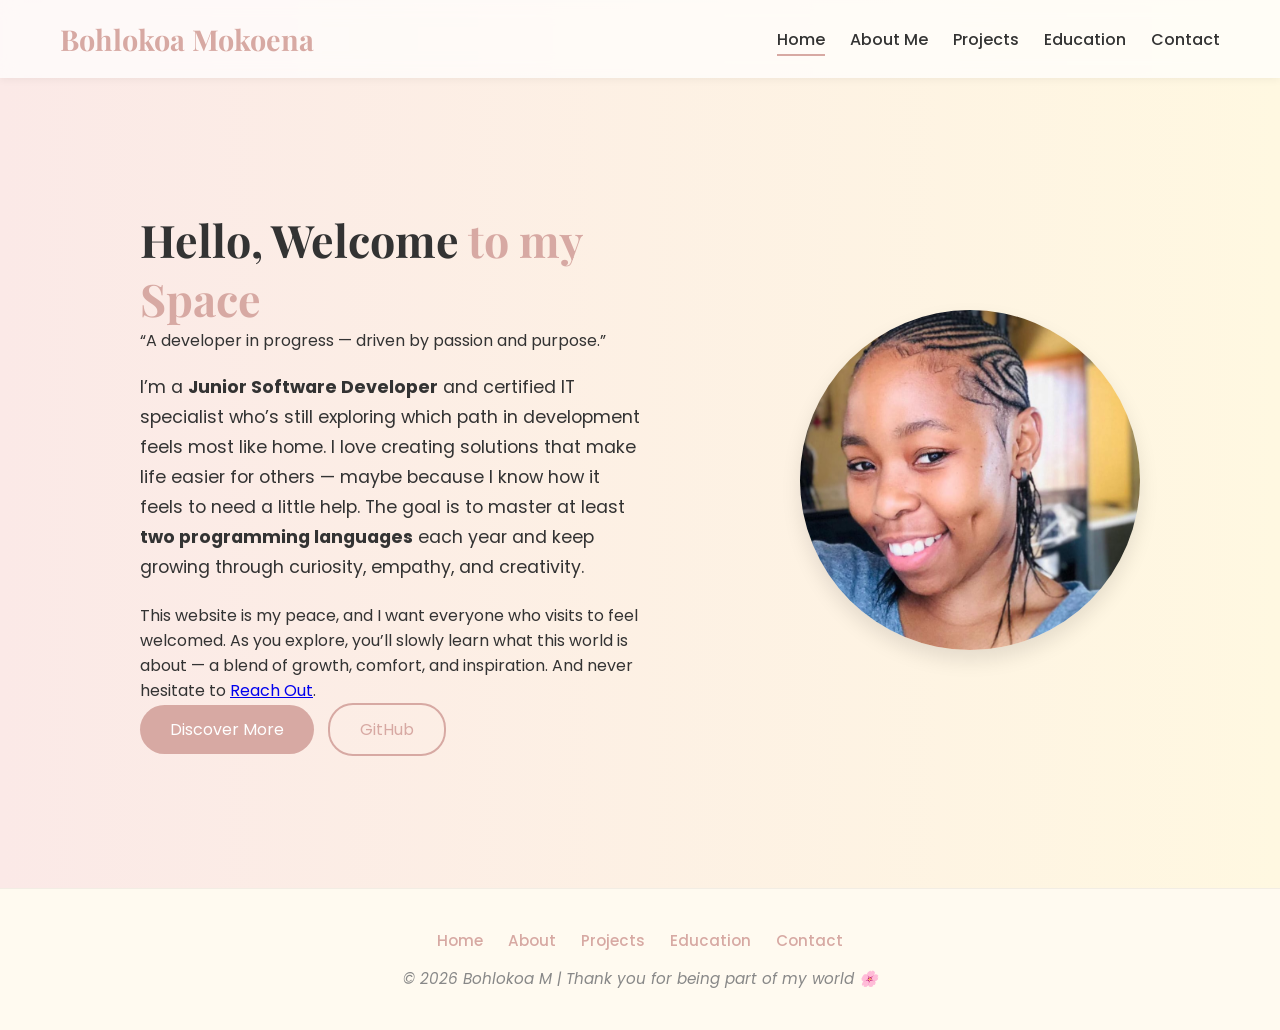
<file: index.html>
<!DOCTYPE html>
<html lang="en"> <!-- indicating the content language is english --->

<head>
  <meta charset="UTF-8" /> <!-- set the character encoding to utf 8 --->
  <meta name="viewport" content="width=device-width, initial-scale=1.0" />
  <title>Bohlokoa Mokoena | e-portfolio</title>
  <link rel="stylesheet" href="index.css" /> <!-- links the external css file for styling --->
  <link href="https://fonts.googleapis.com/css2?family=Playfair+Display:wght@600&family=Poppins&display=swap"
    rel="stylesheet"> <!-- importing google fonts for typogrohy --->
</head>

<body>
  <!--  Top Navigation -->
  <header>
    <nav class="navbar"> <!-- defines the navigation menu--->
      <h1 class="logo">Bohlokoa Mokoena</h1> <!-- put my name to serve as the website logo --->
      <ul class="nav-links">
        <li><a href="index.html" class="active">Home</a></li> <!-- an unordered list for nagivation links--->
        <li><a href="about.html">About Me</a></li>
        <li><a href="projects.html">Projects</a></li>
        <li><a href="education.html">Education</a></li>
        <li><a href="contact.html">Contact</a></li>
      </ul>
    </nav>
  </header>

  <!-- Hero Section -->
  <section class="hero"> <!-- landing area for the hero section --->
    <div class="hero-content">
      <h2>Hello, Welcome <span>to my Space</span></h2> <!-- making the words bold -->
      <p class="tagline">“A developer in progress — driven by passion and purpose.”</p>

      <p class="intro">
        I’m a <strong> Junior Software Developer</strong> and certified IT specialist who’s still exploring
        which path in development feels most like home. I love creating solutions that make life easier
        for others — maybe because I know how it feels to need a little help. The goal is to master at least <strong>two
          programming languages</strong>
        each year and keep growing through curiosity, empathy, and creativity.
      </p>

      <p class="peace-message">
        This website is my peace, and I want everyone who visits to feel welcomed.
        As you explore, you’ll slowly learn what this world is about — a blend of growth, comfort, and inspiration.
        And never hesitate to <a href="contact.html">Reach Out</a>.
      </p>


      <a href="about.html" class="btn">Discover More</a> <!-- The button that goes to the next page -->
      <a href="https://github.com/bohlokoarethabile" class="btn"
        style="background:transparent; color:#d7a9a3; border:2px solid #d7a9a3; margin-left:10px;">GitHub</a>
      <!-- The button that goes to my github page -->
    </div>
    <div class="hero-image">
      <img src="images/bohlokoa.jpg" alt="Bohlokoa Mokoena" />
      <!-- home images of myself and alternative text if the image does not load -->
    </div>
  </section>

  <!-- The bottom Navigation -->
  <footer>
    <div class="footer-container">
      <div class="footer-links"> <!-- links are repeated for navigation at the bottom --->
        <a href="index.html">Home</a>
        <a href="about.html">About</a>
        <a href="projects.html">Projects</a>
        <a href="education.html">Education</a>
        <a href="contact.html">Contact</a>
      </div>
      <p>© 2026 Bohlokoa M | Thank you for being part of my world 🌸</p>
  </footer>
</body>

</html> <!-- closing my tags --->
</file>
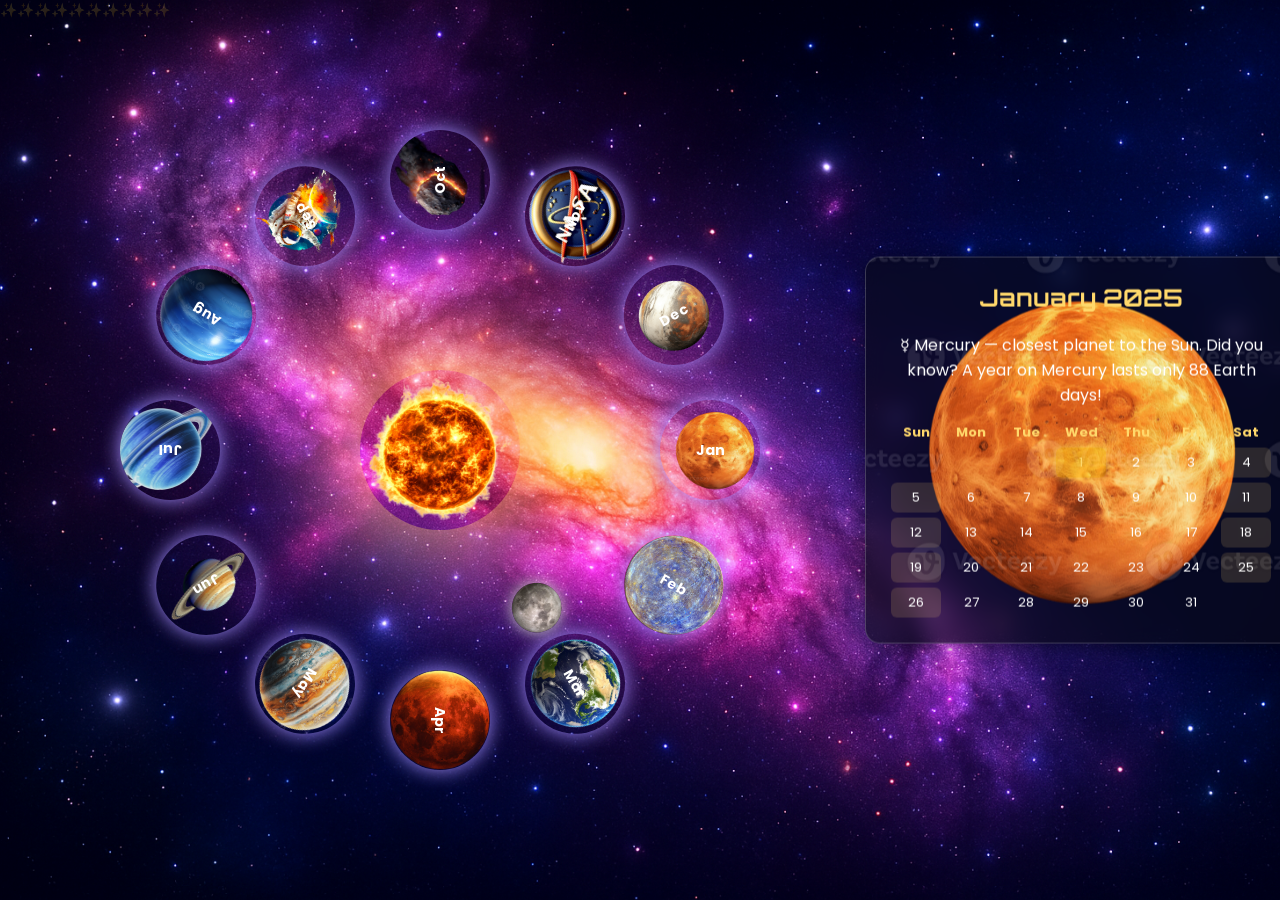
<file: solar system/index.html>
<!DOCTYPE html> <!-- Defines this as an HTML5 document -->
<html lang="en"> <!-- Sets language to English -->
<head>
  <meta charset="UTF-8" /> <!-- Ensures special characters are displayed correctly -->
  <meta name="viewport" content="width=device-width, initial-scale=1.0" /> <!-- Makes layout responsive on all devices -->
  <title>Galactic Solar System Calendar 2025</title> <!-- Page title displayed in browser tab -->

  <!-- Importing futuristic fonts from Google Fonts -->
  <link href="https://fonts.googleapis.com/css2?family=Orbitron:wght@500&family=Poppins&display=swap" rel="stylesheet">

  <style>
  /* ===BODY & BACKGROUND STYLING === */
  body {
    margin: 0; /* Removes default browser margins */
    height: 100vh; /* Makes body take full viewport height */
    font-family: 'Poppins', sans-serif; /* Applies imported font */
    overflow: hidden; /* Hides scrollbars — keeps space aesthetic */
    display: flex; /* Centers solar system horizontally and vertically */
    align-items: center;
    justify-content: center;
    color: white; /* Default text color */
    background-image: url('your_page_background.jpg'); /* Background space image */
    background-size: cover; /* Fills the screen */
    background-position: center; /* Centers the image */
    background-repeat: no-repeat; /* Prevents tiling */
  }

  /*======== MOVING STAR BACKGROUND EFFECT ============== */
  body::before {
    content: "✨✨✨✨✨✨✨✨✨✨"; /* Decorative sparkle characters */
    position: absolute; /* Stays fixed over the background */
    top: 0;
    left: 0;
    font-size: 14px;
    opacity: 0.15; /* Subtle transparency */
    white-space: nowrap; /* Prevents line breaks */
    animation: stars 60s linear infinite; /* Infinite horizontal movement */
  }

  /* Animation that moves stars leftward across the screen */
  @keyframes stars {
    0% { transform: translateX(0); }
    100% { transform: translateX(-200%); }
  }

  /* =========== SOLAR SYSTEM CONTAINER =============== */
  .solar-system {
    position: relative; /* Enables absolutely positioned children */
    width: 750px; /* Overall system width */
    height: 750px; /* Overall system height */
    display: flex;
    align-items: center;
    justify-content: center;
    margin-left: -400px; /* Slight shift left to make room for the calendar */
  }

  /* ======================= SUN STYLING (center of the solar system) =================== */
  .sun {
    position: absolute;
    width: 160px;
    height: 160px;
    border-radius: 50%; /* Makes it circular */
    background-image: url('your_sun_image.png'); /* Sun image texture */
    background-size: cover;
    background-position: center;
    box-shadow: 0 0 120px #ffd86b; /* Glowing yellow aura */
    cursor: pointer; /* Changes cursor to hand when hovered */
    z-index: 10; /* Places sun above planets */
    transition: transform 0.3s, box-shadow 0.3s; /* Smooth hover animation */
  }

  /* Sun hover effect — enlarges slightly and intensifies glow */
  .sun:hover {
    transform: scale(1.15);
    box-shadow: 0 0 180px #ffd86b;
  }

  /* ============= PLANET STYLING =========== */
  .planet {
    position: absolute; /* Positioned relative to solar-system container */
    width: 100px;
    height: 100px;
    border-radius: 50%;
    cursor: pointer;
    box-shadow: 0 0 20px #a48fff; /* Subtle purple glow */
    transition: transform 0.3s, box-shadow 0.3s; /* Animation on hover */
    color: white;
    font-weight: bold;
    text-align: center;
    font-size: 14px;
    line-height: 100px; /* Vertically centers month text */
  }

  /* Planet hover — slightly enlarges and increases glow */
  .planet:hover {
    transform: scale(1.15);
    box-shadow: 0 0 30px #a48fff;
  }

  /* ==================== INDIVIDUAL PLANET BACKGROUNDS (Each month = one planet) ========================= */
  .planet[data-month="January"] { background-image: url('mercury.png'); background-size: cover; }
  .planet[data-month="February"] { background-image: url('venus.png'); background-size: cover; }
  .planet[data-month="March"] { background-image: url('earth.png'); background-size: cover; }
  .planet[data-month="April"] { background-image: url('mars.png'); background-size: cover; }
  .planet[data-month="May"] { background-image: url('jupiter.png'); background-size: cover; }
  .planet[data-month="June"] { background-image: url('saturn.png'); background-size: cover; }
  .planet[data-month="July"] { background-image: url('uranus.png'); background-size: cover; }
  .planet[data-month="August"] { background-image: url('neptune.png'); background-size: cover; }
  .planet[data-month="September"] { background-image: url('space_explore.png'); background-size: cover; }
  .planet[data-month="October"] { background-image: url('telescope.png'); background-size: cover; }
  .planet[data-month="November"] { background-image: url('rocket.png'); background-size: cover; }
  .planet[data-month="December"] { background-image: url('comet.png'); background-size: cover; }

  /* =================== PLANET ORBIT POSITIONS (arranged around sun) ================ */
  .planet:nth-child(2) { transform: rotate(0deg) translateX(270px); }
  .planet:nth-child(3) { transform: rotate(30deg) translateX(270px); }
  .planet:nth-child(4) { transform: rotate(60deg) translateX(270px); }
  .planet:nth-child(5) { transform: rotate(90deg) translateX(270px); }
  .planet:nth-child(6) { transform: rotate(120deg) translateX(270px); }
  .planet:nth-child(7) { transform: rotate(150deg) translateX(270px); }
  .planet:nth-child(8) { transform: rotate(180deg) translateX(270px); }
  .planet:nth-child(9) { transform: rotate(210deg) translateX(270px); }
  .planet:nth-child(10){ transform: rotate(240deg) translateX(270px); }
  .planet:nth-child(11){ transform: rotate(270deg) translateX(270px); }
  .planet:nth-child(12){ transform: rotate(300deg) translateX(270px); }
  .planet:nth-child(13){ transform: rotate(330deg) translateX(270px); }

  /* =================== MOON (Child of Earth planet) ======================== */
  .moon {
    position: absolute;
    width: 50px;
    height: 50px;
    top: 20px; /* Positioned slightly above */
    left: -60px; /* Offset to the side of Earth */
    border-radius: 50%;
    background-image: url('your_moon_image.png');
    background-size: cover;
    box-shadow: 0 0 15px #ccc; /* Soft glow */
    cursor: pointer;
    transition: transform 0.3s;
    z-index: 2;
  }

  /* Moon hover — enlarges slightly */
  .moon:hover { transform: scale(1.2); }

  /* ================= CALENDAR PANEL (Right side info panel) ================== */
  .calendar {
    position: absolute;
    top: 50%;
    left: 800px; /* Offset from solar system */
    transform: translateY(-50%); /* Vertically center */
    width: 380px;
    max-height: 85vh; /* Keeps panel within screen */
    overflow-y: auto; /* Allows scrolling if content too tall */
    border-radius: 15px;
    padding: 25px;
    color: white;
    background-color: rgba(10,10,25,0.65); /* Semi-transparent dark blue */
    backdrop-filter: blur(10px); /* Frosted glass look */
    border: 1px solid rgba(255,255,255,0.2);
    box-shadow: 0 0 25px rgba(0,0,0,0.5);
    background-size: cover;
    background-position: center;
    background-repeat: no-repeat;
  }

  /* ========================== CALENDAR TEXT & GRID STYLING ====================== */
  .calendar h2 {
    font-family: 'Orbitron', sans-serif;
    text-align: center;
    margin-top: 0;
    color: #ffd86b; /* Yellow title text */
  }
  .calendar p {
    text-align: center;
    margin-bottom: 15px;
  }

  /* Grid layout for days of the month */
  .days-grid {
    display: grid;
    grid-template-columns: repeat(7, 1fr); /* 7 columns for 7 days */
    text-align: center;
    gap: 5px;
    font-size: 13px;
  }

  /* Weekday name styling */
  .day-name {
    color: #ffd86b;
    font-weight: bold;
  }

  /* Regular day cell */
  .day {
    padding: 5px 0;
    border-radius: 6px;
  }

  /* Weekend cells */
  .day.weekend {
    background: rgba(255,216,107,0.15);
  }

  /* Public holiday cells */
  .day.holiday {
    background: rgba(255,255,0,0.25);
    box-shadow: 0 0 8px rgba(255,255,100,0.6);
    color: #ffd86b;
    cursor: pointer;
  }

  /* Hover animation for holidays */
  .day.holiday:hover {
    transform: scale(1.1);
  }

  /* Details shown when clicking a holiday */
  .holiday-detail {
    margin-top: 10px;
    padding: 10px;
    border-radius: 10px;
    background: rgba(255,255,200,0.1);
    color: #ffe97f;
  }
  </style>
</head>
<body>

<!-- ============ SOLAR SYSTEM STRUCTURE ============== -->
<div class="solar-system">
  <!-- Central Sun -->
  <div class="sun" id="sun" title="Public Holidays"></div>

  <!-- 12 Planets (one for each month) -->
  <div class="planet" data-month="January">Jan</div>
  <div class="planet" data-month="February">Feb</div>
  <div class="planet" data-month="March" id="earth">Mar
    <!-- Moon orbiting Earth -->
    <div class="moon" id="moon" title="School Holidays"></div>
  </div>
  <div class="planet" data-month="April">Apr</div>
  <div class="planet" data-month="May">May</div>
  <div class="planet" data-month="June">Jun</div>
  <div class="planet" data-month="July">Jul</div>
  <div class="planet" data-month="August">Aug</div>
  <div class="planet" data-month="September">Sep</div>
  <div class="planet" data-month="October">Oct</div>
  <div class="planet" data-month="November">Nov</div>
  <div class="planet" data-month="December">Dec</div>

  <!-- Side calendar panel -->
  <div class="calendar" id="calendarBox">
    <h2 id="monthTitle">January 2025</h2>
    <p id="monthFact">☿ Mercury — closest planet to the Sun.</p>
    <div id="daysGrid" class="days-grid"></div>
    <div id="holidaysBox" class="holidays-list"></div>
  </div>
</div>

<script> // JAVASCRIPT SECTION — LOGIC & INTERACTIVITY

// Fun facts for each month/planet 
const facts = {
  January: "☿ Mercury — closest planet to the Sun. Did you know? A year on Mercury lasts only 88 Earth days!",
  February: "♀ Venus — the hottest planet. Did you know? Venus spins backwards!",
  March: "🌍 Earth — our home planet. Did you know? 71% of Earth’s surface is water!",
  April: "♂ Mars — the red planet. Did you know? It has the largest volcano — Olympus Mons!",
  May: "♃ Jupiter — the biggest planet. Did you know? Its Great Red Spot is larger than Earth!",
  June: "♄ Saturn — the ringed giant. Did you know? Its rings are made of ice and rock!",
  July: "♅ Uranus — spins on its side. Did you know? It spins on its side!",
  August: "♆ Neptune — blue and windy. Did you know? Winds reach 2,100 km/h!",
  September: "🌌 Month of exploration. Many space missions launched in September!",
  October: "🔭 Astronomy month. Orionid meteor showers light up the skies!",
  November: "🚀 Rocket month. The first spacewalk happened in November 1965!",
  December: "☄️ Comet season. The Geminid meteor shower peaks every December!"
};

// Matching planet background images 
const monthImages = {
  January: "mercury.png",
  February: "venus.png",
  March: "earth.png",
  April: "mars.png",
  May: "jupiter.png",
  June: "saturn.png",
  July: "uranus.png",
  August: "neptune.png",
  September: "space_explore.png",
  October: "telescope.png",
  November: "rocket.png",
  December: "comet.png"
};

// South African Public Holidays list 
const saPublicHolidays = [
  { date: "01 Jan", name: "New Year’s Day" },
  { date: "21 Mar", name: "Human Rights Day" },
  { date: "18 Apr", name: "Good Friday" },
  { date: "21 Apr", name: "Family Day" },
  { date: "27 Apr", name: "Freedom Day" },
  { date: "01 May", name: "Workers’ Day" },
  { date: "16 Jun", name: "Youth Day" },
  { date: "09 Aug", name: "National Women’s Day" },
  { date: "24 Sep", name: "Heritage Day" },
  { date: "16 Dec", name: "Day of Reconciliation" },
  { date: "25 Dec", name: "Christmas Day" },
  { date: "26 Dec", name: "Day of Goodwill" }
];

// South African School Holidays 
const saSchoolHolidays = [
  { period: "Term 1", dates: "15 Jan – 28 Mar" },
  { period: "Term 2", dates: "8 Apr – 27 Jun" },
  { period: "Term 3", dates: "22 Jul – 3 Oct" },
  { period: "Term 4", dates: "13 Oct – 10 Dec" }
];

// FUNCTION: Generate the monthly calendar grid
function generateCalendar(month, year) {
  const daysGrid = document.getElementById("daysGrid");
  const holidaysBox = document.getElementById("holidaysBox");

  // Clear previous content before generating new month
  daysGrid.innerHTML = "";
  holidaysBox.innerHTML = "";

  // Determine first day of the month and number of days
  const monthIndex = new Date(`${month} 1, ${year}`).getMonth();
  const firstDay = new Date(year, monthIndex, 1).getDay();
  const daysInMonth = new Date(year, monthIndex + 1, 0).getDate();

  // Add weekday headers (Sun, Mon, Tue, ...)
  const dayNames = ["Sun","Mon","Tue","Wed","Thu","Fri","Sat"];
  dayNames.forEach(name => {
    const el = document.createElement("div");
    el.classList.add("day-name");
    el.textContent = name;
    daysGrid.appendChild(el);
  });

  // Add empty spaces before the first day
  for (let i = 0; i < firstDay; i++)
    daysGrid.appendChild(document.createElement("div"));

  // Loop through all days in month
  for (let day = 1; day <= daysInMonth; day++) {
    const el = document.createElement("div");
    el.classList.add("day");
    el.textContent = day;

    // Format date to compare with holidays (e.g., "01 Jan")
    const formattedDate = `${day.toString().padStart(2,"0")} ${month.slice(0,3)}`;
    const holiday = saPublicHolidays.find(h => h.date === formattedDate);

    // Mark weekends (Saturday & Sunday)
    const dayOfWeek = new Date(`${month} ${day}, ${year}`).getDay();
    if (dayOfWeek === 0 || dayOfWeek === 6)
      el.classList.add("weekend");

    // Mark public holidays
    if (holiday) {
      el.classList.add("holiday");
      el.title = holiday.name;
      // Show holiday details when clicked
      el.addEventListener("click", () => {
        holidaysBox.innerHTML = `<div class='holiday-detail'><strong>${holiday.date}</strong> — ${holiday.name}</div>`;
      });
    }

    daysGrid.appendChild(el);
  }
}

// PLANET CLICK HANDLER — Changes month and calendar
document.querySelectorAll(".planet").forEach(planet => {
  planet.addEventListener("click", () => {
    const month = planet.dataset.month; // Get month name from data attribute
    document.getElementById("monthTitle").textContent = `${month} 2025`;
    document.getElementById("monthFact").textContent = facts[month];
    document.getElementById("calendarBox").style.backgroundImage = `url('${monthImages[month]}')`;
    generateCalendar(month, 2025); // Generate corresponding calendar
  });
});

// SUN CLICK — Show full list of public holidays
document.getElementById("sun").addEventListener("click", () => {
  const list = document.getElementById("holidaysBox");
  list.innerHTML = ""; // Clear previous content

  // Create and display list of all holidays
  saPublicHolidays.forEach(h => {
    const div = document.createElement("div");
    div.classList.add("holiday");
    div.innerHTML = `<span>${h.date}</span> — ${h.name}`;
    list.appendChild(div);
  });

  // Update calendar panel title and description
  document.getElementById("monthTitle").textContent = "South African Public Holidays 2025 🇿🇦";
  document.getElementById("monthFact").textContent = "Official national public holidays.";
  document.getElementById("daysGrid").innerHTML = ""; // Remove day grid
  document.getElementById("calendarBox").style.backgroundImage = "url('your_sun_image.png')";
});

// MOON CLICK — Show school holidays
document.getElementById("moon").addEventListener("click", (event) => {
  event.stopPropagation(); // Prevent click from triggering Earth event
  const list = document.getElementById("holidaysBox");
  list.innerHTML = "";

  // Display school term periods
  saSchoolHolidays.forEach(term => {
    const div = document.createElement("div");
    div.classList.add("holiday");
    div.innerHTML = `<span>${term.period}</span> — ${term.dates}`;
    list.appendChild(div);
  });

  // Update calendar panel content
  document.getElementById("monthTitle").textContent = "South African School Holidays 2025 🏫";
  document.getElementById("monthFact").textContent = "School terms and breaks for 2025.";
  document.getElementById("daysGrid").innerHTML = "";
  document.getElementById("calendarBox").style.backgroundImage = "url('your_moon_image.png')";
});

// INITIALIZATION — Load default month (January)
   
document.addEventListener("DOMContentLoaded", () => {
  document.getElementById("monthTitle").textContent = "January 2025";
  document.getElementById("monthFact").textContent = facts["January"];
  document.getElementById("calendarBox").style.backgroundImage = `url('${monthImages["January"]}')`;
  generateCalendar("January", 2025);
});
</script>
</body>
</html>
</file>
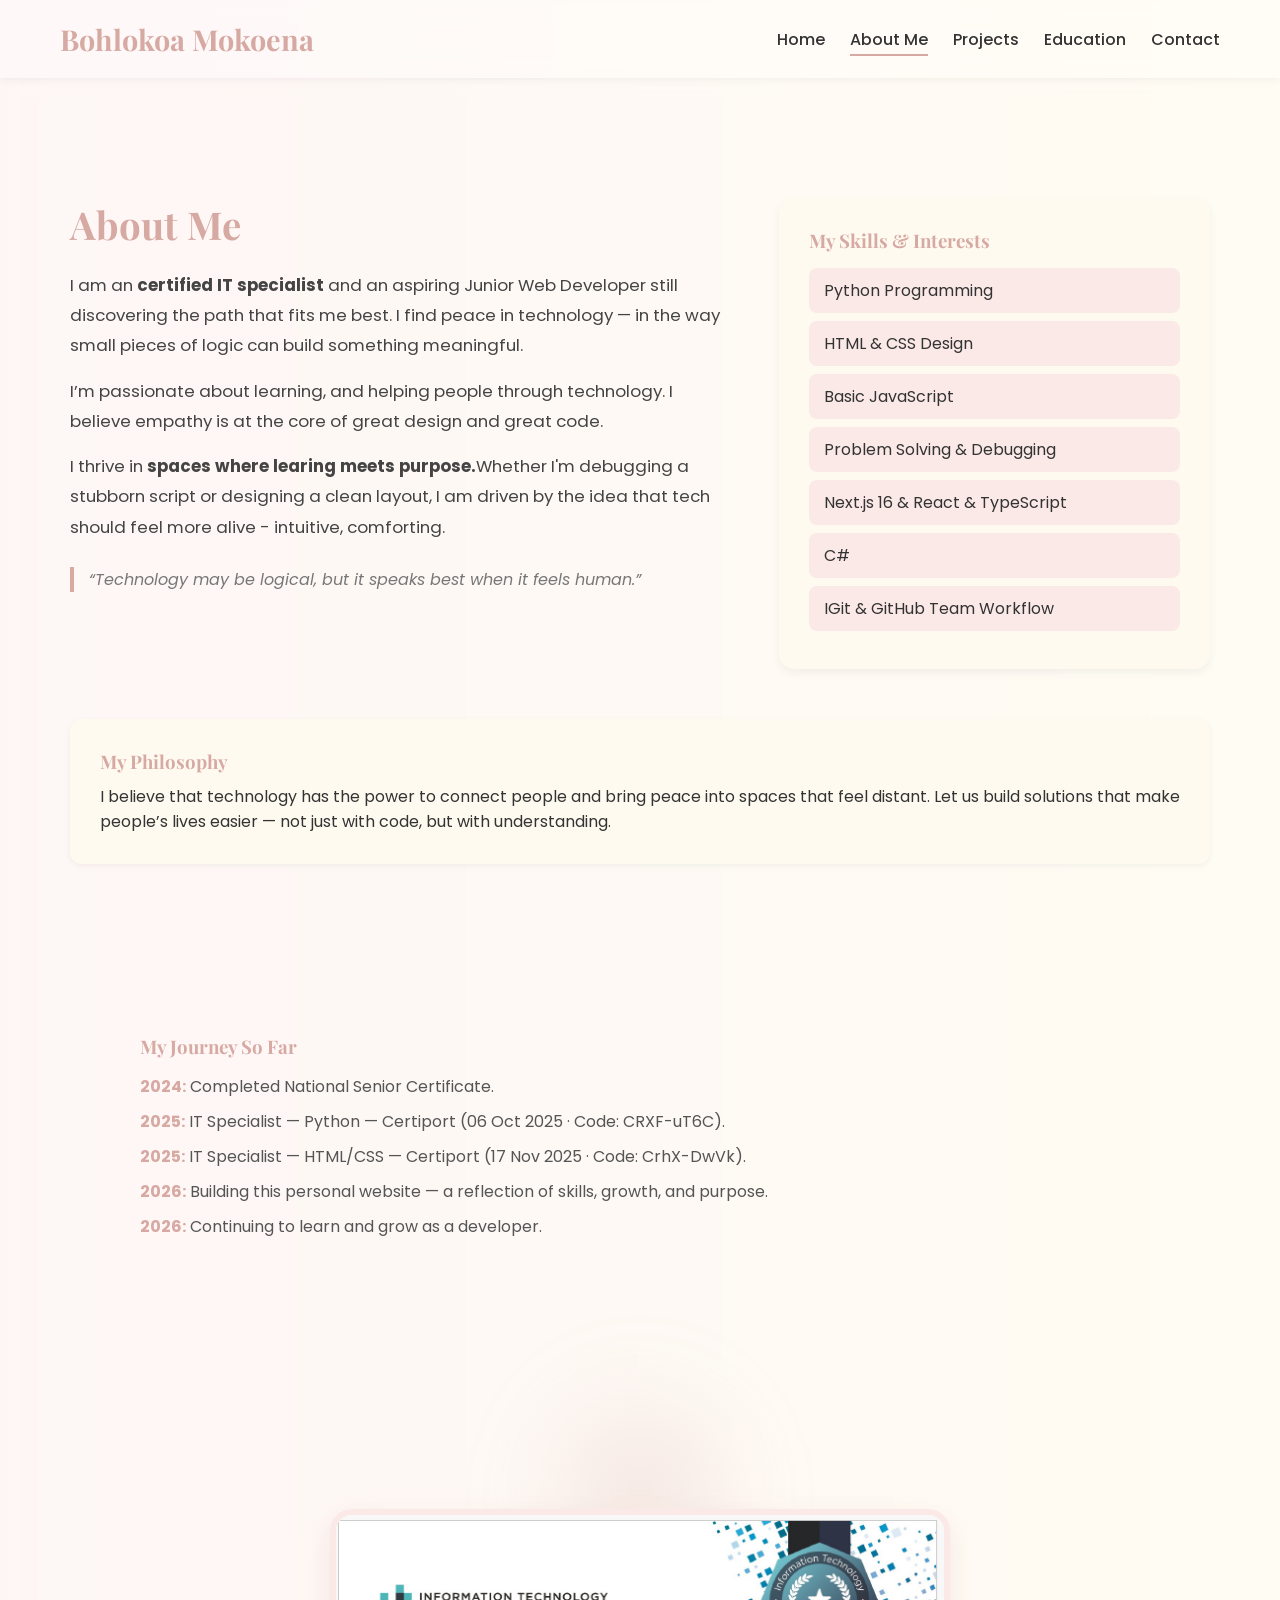
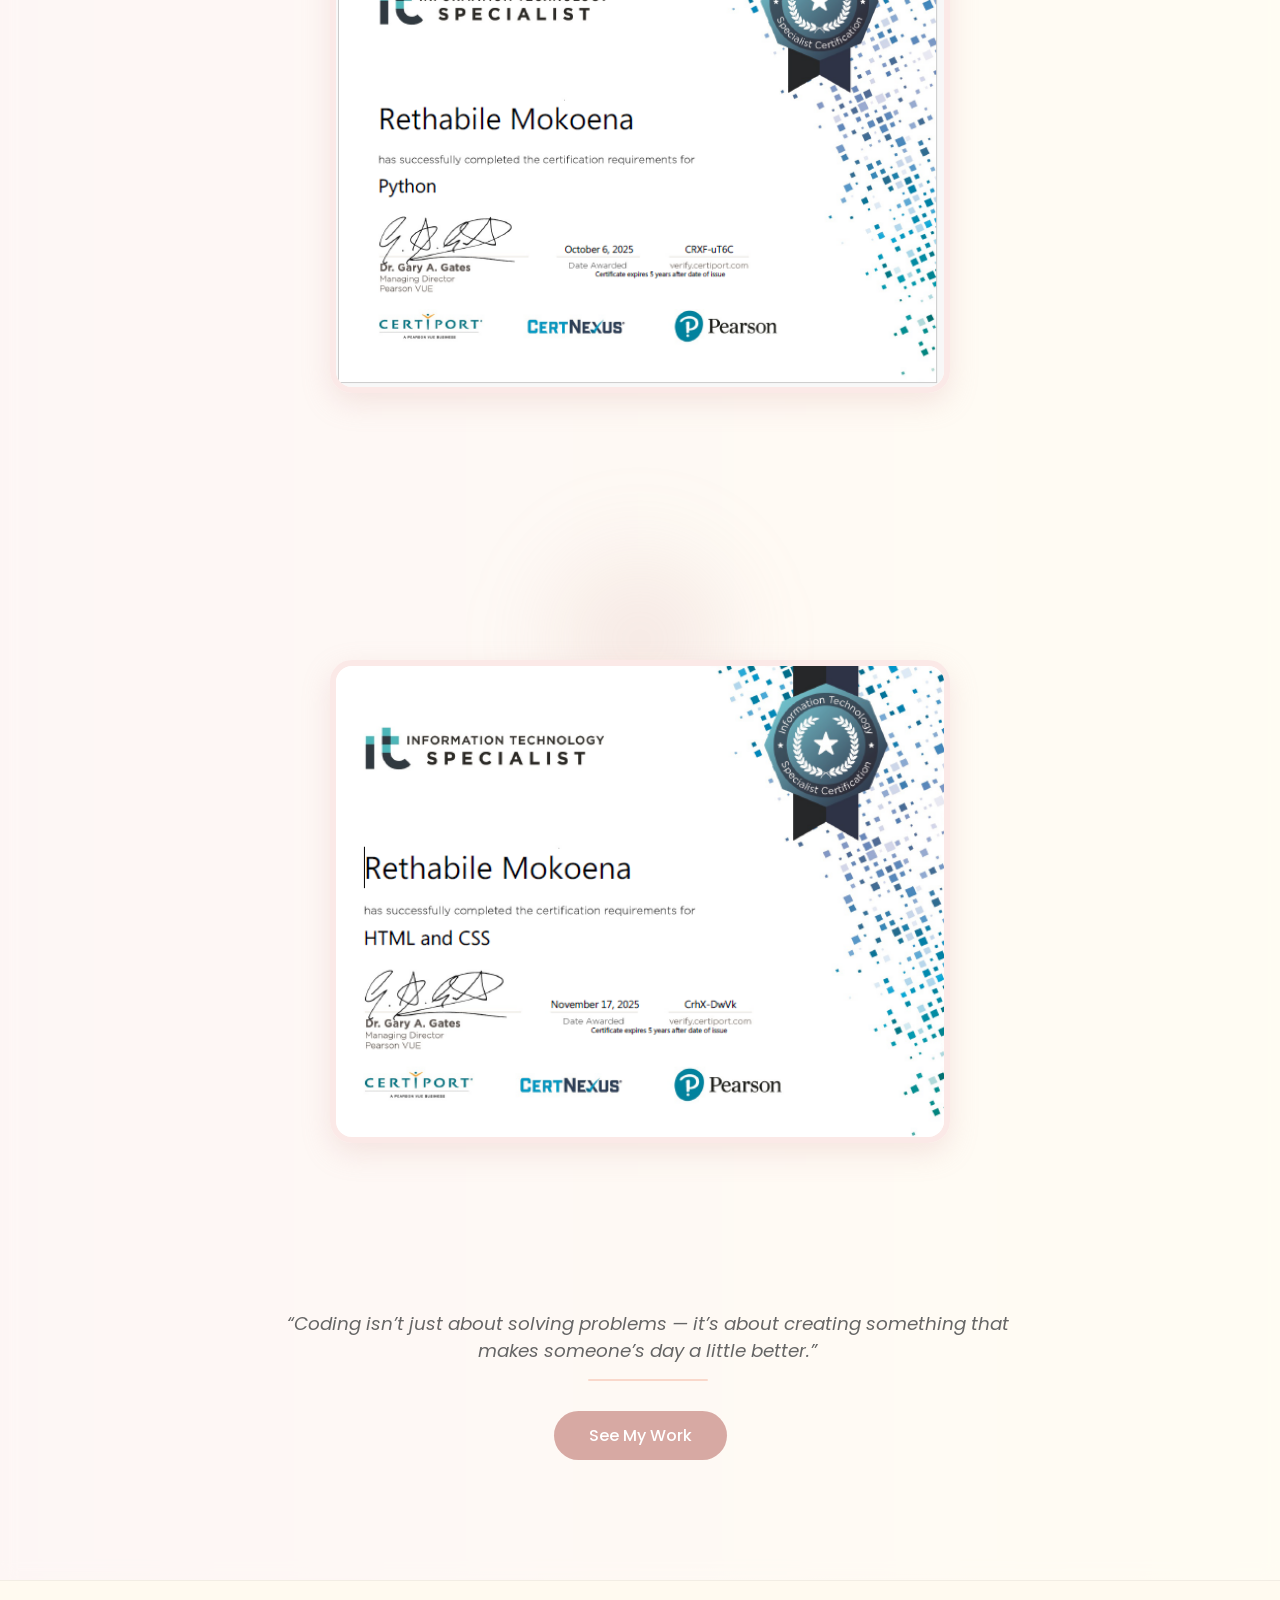
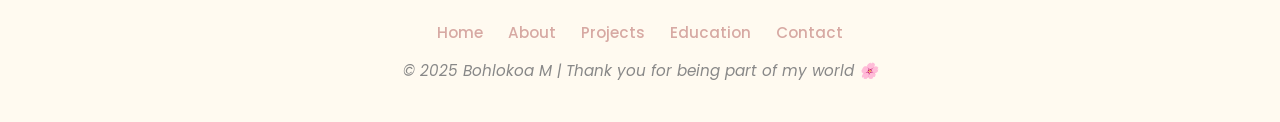
<file: about.html>
<!DOCTYPE html>
<html lang="en"> <!-- indicating the content language is english --->

<head>
  <meta charset="UTF-8" /> <!-- set the character encoding to utf 8 --->
  <meta name="viewport" content="width=device-width, initial-scale=1.0" />
  <!-- making the website responsive by setting the viewport width to the device width --->
  <title>About Me | Bohlokoa Mokoena</title>
  <link rel="stylesheet" href="about.css" /> <!-- links the external css file for styling --->
  <link href="https://fonts.googleapis.com/css2?family=Playfair+Display:wght@600&family=Poppins&display=swap"
    rel="stylesheet"> <!-- importing google fonts for typogrohy --->
</head>

<body>
  <!-- top Navigation -->
  <header>
    <nav class="navbar"> <!-- defines the navigation menu--->
      <h1 class="logo">Bohlokoa Mokoena</h1> <!-- put my name to serve as the website logo --->
      <ul class="nav-links">
        <li><a href="index.html">Home</a></li>
        <li><a href="about.html" class="active">About Me</a></li> <!-- an unordered list for nagivation links--->
        <li><a href="projects.html">Projects</a></li>
        <li><a href="education.html">Education</a></li>
        <li><a href="contact.html">Contact</a></li>
      </ul>
    </nav>
  </header>

  <!--- About Section --->
  <section class="about">
    <div class="about-container">
      <div class="about-text">
        <h2>About Me</h2>
        <p>
          I am an <strong>certified IT specialist</strong> and an aspiring Junior Web Developer still discovering
          the path that fits me best. I find peace in technology — in the way small pieces of logic can build something
          meaningful.
        </p>

        <p>
          I’m passionate about learning, and helping people through technology.
          I believe empathy is at the core of great design and great code.
        </p>

        <p>
          I thrive in <strong>spaces where learing meets purpose.</strong>Whether I'm debugging a stubborn script or
          designing a clean layout,
          I am driven by the idea that tech should feel more alive - intuitive, comforting.
        </p>

        <blockquote class="quote">
          “Technology may be logical, but it speaks best when it feels human.”
        </blockquote>
      </div>

      <!-- Philosophy Section -->
      <div class="about-skills">
        <h3>My Skills & Interests</h3>
        <ul>
          <li>Python Programming</li>
          <li>HTML & CSS Design</li>
          <li>Basic JavaScript</li>
          <li>Problem Solving & Debugging</li>
          <li>Next.js 16 & React & TypeScript</li>
          <li>C#</li>
          <li>IGit & GitHub Team Workflow</li>
        </ul>
      </div>
    </div>

    <!-- Philosophy Section -->
    <section class="philosophy">
      <h3>My Philosophy</h3>
      <p>
        I believe that technology has the power to connect people and bring peace into spaces that feel distant.
        Let us build solutions that make people’s lives easier — not just with code, but with understanding.
      </p>
    </section>

    <!-- Journey Section -->
    <section class="journey">
      <h3>My Journey So Far</h3>
      <ul>
        <li><strong>2024:</strong> Completed National Senior Certificate.</li>
        <li><strong>2025:</strong> IT Specialist — Python — Certiport (06 Oct 2025 · Code: CRXF-uT6C).</li>
        <li><strong>2025:</strong> IT Specialist — HTML/CSS — Certiport (17 Nov 2025 · Code: CrhX-DwVk).</li>
        <li><strong>2026:</strong> Building this personal website — a reflection of skills, growth, and purpose.</li>
        <li><strong>2026:</strong> Continuing to learn and grow as a developer.</li>
      </ul>
    </section>

    <!-- Personal Image Section -->
    <section class="about-photo">
      <img src="images/bohlokoa-2.jpg" alt="Bohlokoa Mokoena working" />
    </section>

    <section class="about-photo">
      <img src="images/bohlokoa-3.jpg" alt="Bohlokoa Mokoena working" />
    </section>

    <!-- Inspirational Quote -->
    <blockquote class="quote closing-quote">
      “Coding isn’t just about solving problems — it’s about creating something that makes someone’s day a little
      better.”
    </blockquote>

    <!-- Call to Action -->
    <div class="about-cta">
      <a href="projects.html" class="btn">See My Work</a> <!-- button to go to the next page -->
    </div>
  </section>

  <!-- bottom Navigation -->
  <footer>
    <div class="footer-container">
      <div class="footer-links"> <!-- links are repeated for navigation at the bottom --->
        <a href="index.html">Home</a>
        <a href="about.html">About</a>
        <a href="projects.html">Projects</a>
        <a href="education.html">Education</a>
        <a href="contact.html">Contact</a>
      </div>
      <p>© 2025 Bohlokoa M | Thank you for being part of my world 🌸</p>
      <!-- copyright notice with personal message --->
  </footer>
</body>

</html>
</file>
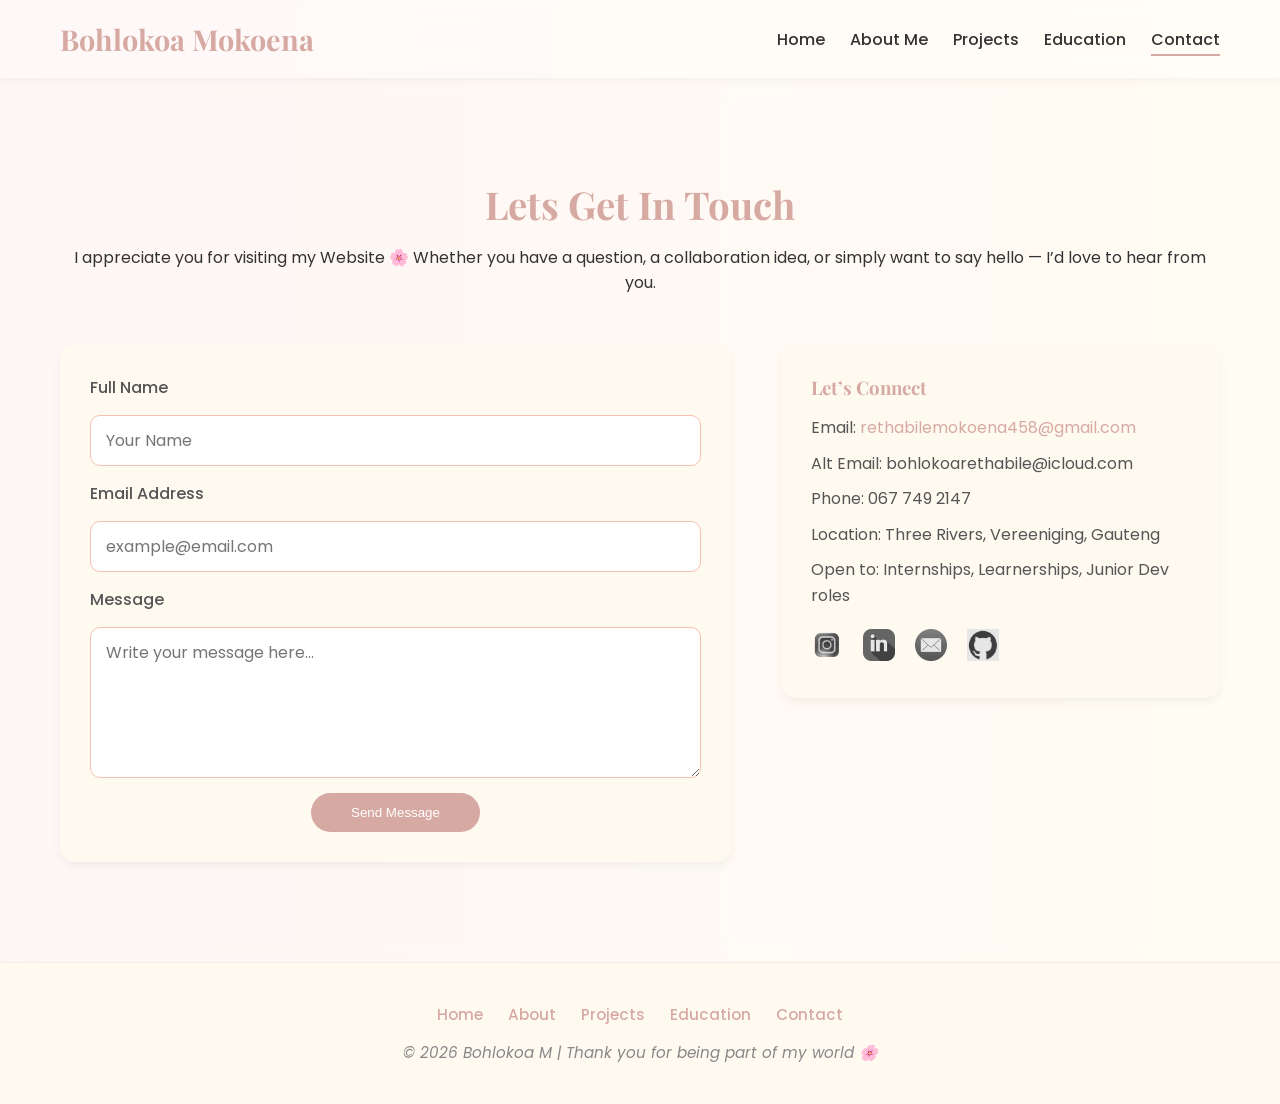
<file: contact.html>
<!DOCTYPE html>
<html lang="en"> <!-- indicating the content language is english --->

<head>
  <meta charset="UTF-8" /> <!-- set the character encoding to utf 8 --->
  <meta name="viewport" content="width=device-width, initial-scale=1.0" />
  <!-- making the website responsive by setting the viewport width to the device width --->
  <title>Contact | Bohlokoa Mokoena</title>
  <link rel="stylesheet" href="index.css" />
  <link rel="stylesheet" href="contact.css" /> <!-- links the external css file for styling --->
  <link href="https://fonts.googleapis.com/css2?family=Playfair+Display:wght@600&family=Poppins&display=swap"
    rel="stylesheet"> <!-- links the external css file for styling --->
</head>

<body>
  <!-- top Navigation -->
  <header>
    <nav class="navbar"> <!-- defines the navigation menu--->
      <h1 class="logo">Bohlokoa Mokoena</h1> <!-- put my name to serve as the website logo --->
      <ul class="nav-links">
        <li><a href="index.html">Home</a></li>
        <li><a href="about.html">About Me</a></li>
        <li><a href="projects.html">Projects</a></li>
        <li><a href="education.html">Education</a></li>
        <li><a href="contact.html" class="active">Contact</a></li>
        <!-- class=active indicates the current active page --->
      </ul>
    </nav>
  </header>

  <!-- Contact Section -->
  <section class="contact">
    <h2>Lets Get In Touch</h2>
    <p class="section-intro">
      I appreciate you for visiting my Website 🌸
      Whether you have a question, a collaboration idea, or simply want to say hello —
      I’d love to hear from you.
    </p>

    <!-- personal information --->
    <div class="contact-container">
      <!-- Contact Form -->
      <form class="contact-form" action="https://api.web3forms.com/submit" method="POST">
        <!--now my emails will be directed to me-->
        <input type="hidden" name="access_key" value="bd86cbc1-e66f-4038-9207-97c260ac6998">
        <input type="hidden" name="_subject" value="New message from your Portfolio!">
        <input type="hidden" name="_redirect" value="https://bohlokoarethabile.github.io/portfolio/thankyou.html">
        <input type="text" name="botcheck" style="display:none"> <!-- spam trap, keep -->

        <label>Full Name</label>
        <input type="text" name="name" placeholder="Your Name" required>

        <label>Email Address</label>
        <input type="email" name="email" placeholder="example@email.com" required
          pattern="[a-z0-9._%+-]+@[a-z0-9.-]+\.[a-z]{2,}$">


        <label>Message</label>
        <textarea name="message" rows="5" placeholder="Write your message here..." required></textarea>

        <button type="submit" class="btn">Send Message</button> <!-- send a message button --->
      </form>

      <!-- my Contact Info -->
      <div class="contact-info">
        <h3>Let’s Connect</h3>
        <p>Email: <a href="mailto:bohloka@example.com">rethabilemokoena458@gmail.com</a></p>
        <p>Alt Email: bohlokoarethabile@icloud.com</p>
        <p>Phone: 067 749 2147</p>
        <p>Location: Three Rivers, Vereeniging, Gauteng </p>
        <p>Open to: Internships, Learnerships, Junior Dev roles</p>

        <!-- putting social media icons --->
        <div class="social-icons">
          <a href="https://www.instagram.com/bohlokoa_m04?vrfl=YWxrazRqb3h5enpj&utm_source=qr" target="_blank"
            title="Instagram">
            <img src="images/Instagram.png" alt="Instagram">
          </a>
          <a href="https://linkedin.com/in/bohlokoa-mokoena" target="_blank" title="LinkedIn">
            <img src="images/linkedin.png" alt="LinkedIn">
          </a>
          <a href="mailto:rethabilemokoena458@gmail.com" title="Email">
            <img src="images/email.png" alt="Email">
          </a>
          <a href="https://github.com/bohlokoarethabile" title="GitHub">
            <img src="images/GitHub.png" alt="GitHub">
          </a>
        </div>
      </div>
  </section>


  <!-- The bottom Navigation -->
  <footer>
    <div class="footer-container">
      <div class="footer-links"> <!-- links are repeated for navigation at the bottom --->
        <a href="index.html">Home</a>
        <a href="about.html">About</a>
        <a href="projects.html">Projects</a>
        <a href="education.html">Education</a>
        <a href="contact.html">Contact</a>
      </div>
      <p>© 2026 Bohlokoa M | Thank you for being part of my world 🌸</p>
      <!-- copyright notice with personal message --->
  </footer>
</body>

</html>
</file>
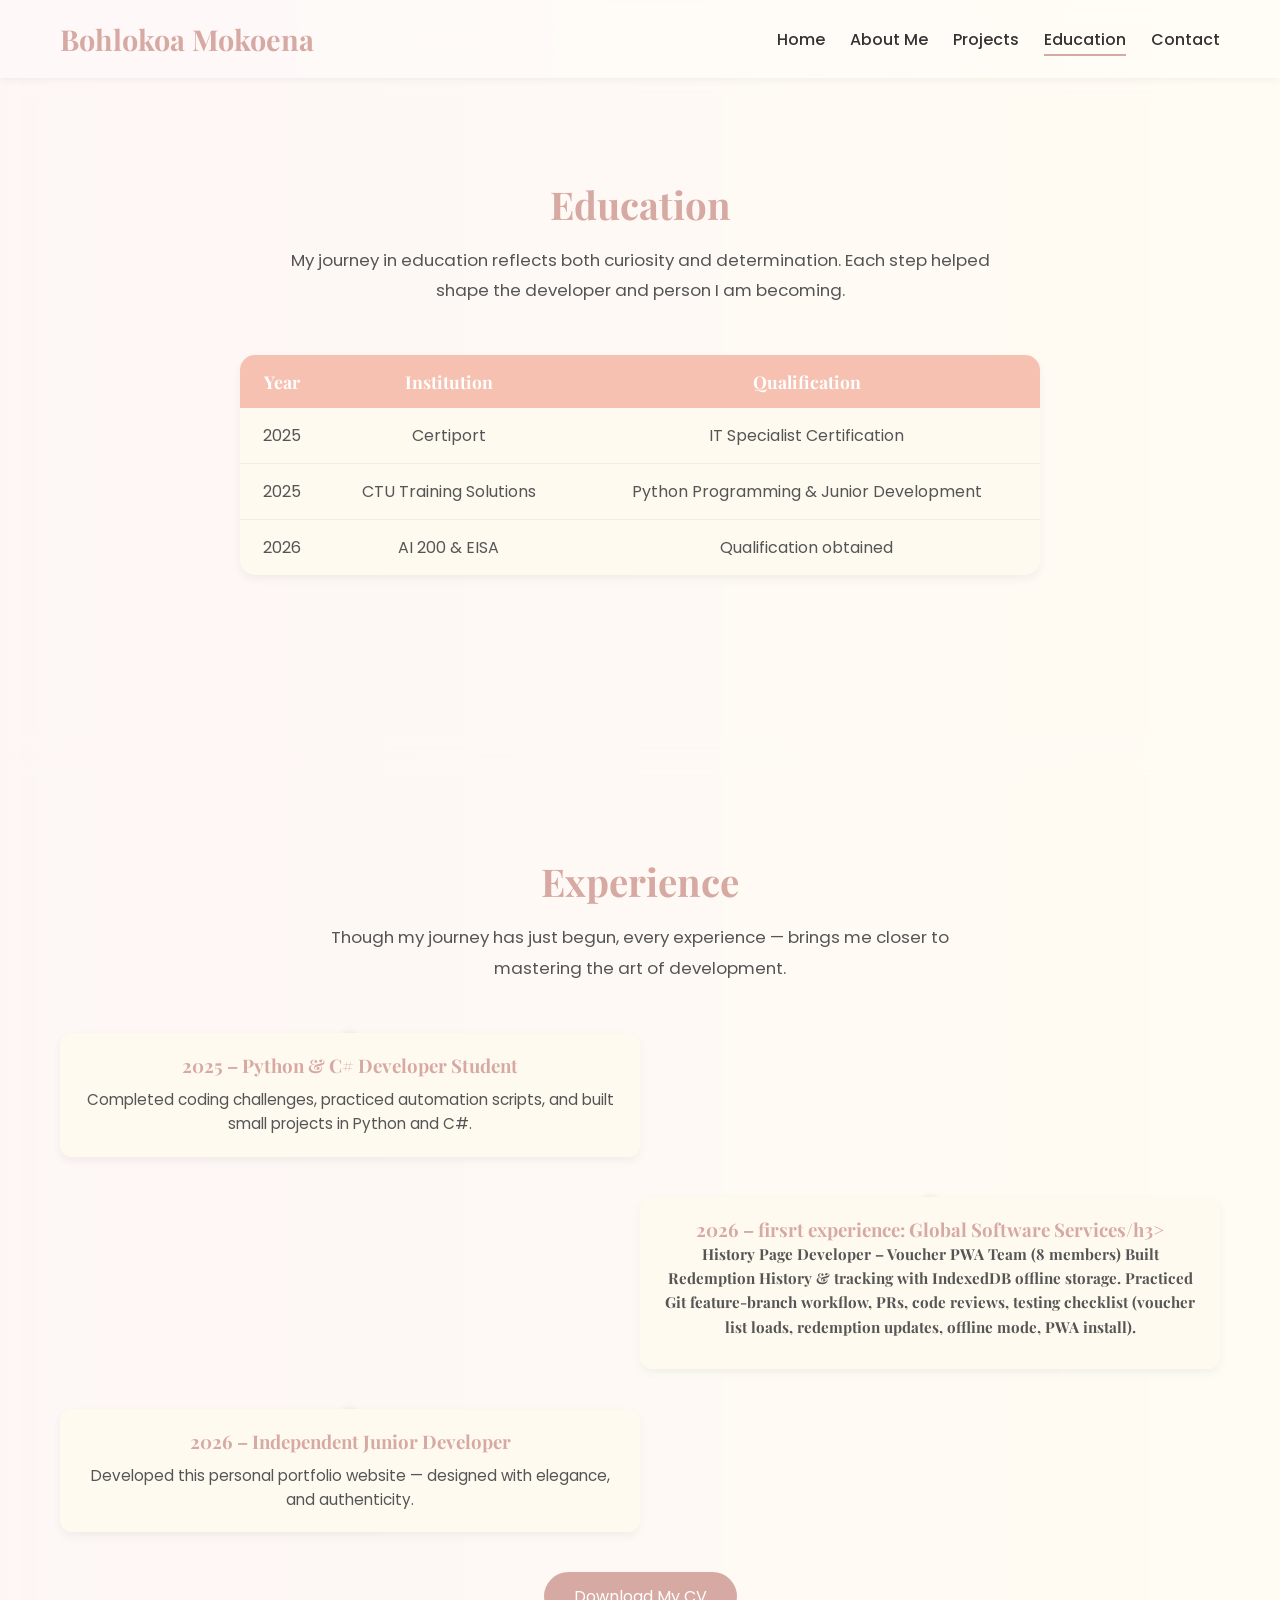
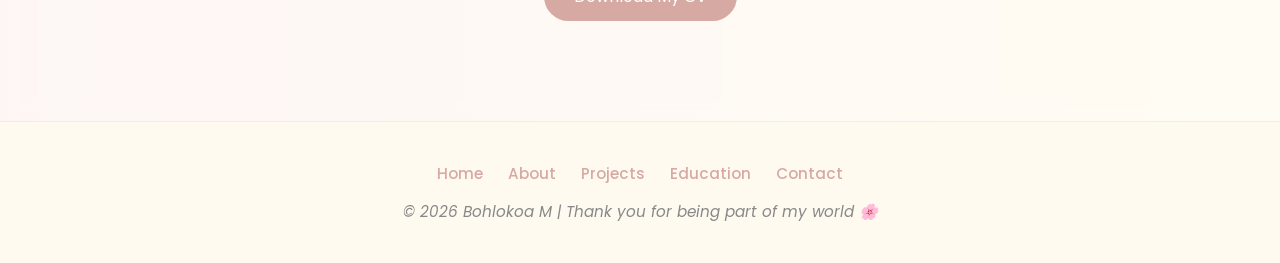
<file: education.html>
<!DOCTYPE html>
<html lang="en"> <!-- indicating the content language is english --->

<head>
  <meta charset="UTF-8" /> <!-- set the character encoding to utf 8 --->
  <meta name="viewport" content="width=device-width, initial-scale=1.0" />
  <!-- making the website responsive by setting the viewport width to the device width --->
  <title>Education & Experience | Bohlokoa Mokoena</title>
  <link rel="stylesheet" href="index.css" />
  <link rel="stylesheet" href="education.css" /> <!-- links the external css file for styling --->
  <link href="https://fonts.googleapis.com/css2?family=Playfair+Display:wght@600&family=Poppins&display=swap"
    rel="stylesheet"> <!-- links the external css file for styling --->
</head>

<body>
  <!--  Top Navigation -->
  <header>
    <nav class="navbar"> <!-- defines the navigation menu--->
      <h1 class="logo">Bohlokoa Mokoena</h1> <!-- put my name to serve as the website logo --->
      <ul class="nav-links">
        <li><a href="index.html">Home</a></li>
        <li><a href="about.html">About Me</a></li>
        <li><a href="projects.html">Projects</a></li>
        <li><a href="education.html" class="active">Education</a></li>
        <!-- class=active indicates the current active page --->
        <li><a href="contact.html">Contact</a></li>
      </ul>
    </nav>
  </header>

  <!-- Education Section -->
  <section class="education">
    <h2>Education</h2>
    <p class="section-intro">
      My journey in education reflects both curiosity and determination.
      Each step helped shape the developer and person I am becoming.
    </p>

    <!-- drawing a table -->
    <div class="edu-table">
      <table>
        <tr>
          <th>Year</th>
          <th>Institution</th>
          <th>Qualification</th>
        </tr>
        <tr>
          <td>2025</td>
          <td>Certiport</td>
          <td>IT Specialist Certification</td>
        </tr>
        <tr>
          <td>2025</td>
          <td>CTU Training Solutions</td>
          <td>Python Programming & Junior Development</td>
        </tr>
        <tr>
          <td>2026</td>
          <td>AI 200 & EISA</td>
          <td>Qualification obtained</td>
        </tr>
      </table>
    </div>
  </section>

  <!-- Experience Section -->
  <section class="experience">
    <h2>Experience</h2>
    <p class="section-intro">
      Though my journey has just begun, every experience — brings me closer to mastering the art of development.
    </p>

    <!-- timeline table -->
    <div class="timeline-item">
      <div class="timeline-dot"></div>
      <div class="timeline-content">
        <h3>2025 – Python & C# Developer Student</h3>
        <p>Completed coding challenges, practiced automation scripts, and built small projects in Python and C#.</p>
      </div>
    </div>

    <div class="timeline-item">
      <div class="timeline-dot"></div>
      <div class="timeline-content">
        <h3>2026 – firsrt experience: Global Software Services/h3>
          <p>History Page Developer – Voucher PWA Team (8 members)
            Built Redemption History & tracking with IndexedDB offline storage. Practiced Git feature-branch workflow,
            PRs, code reviews, testing checklist (voucher list loads, redemption updates, offline mode, PWA install).
          </p>
      </div>
    </div>

    <div class="timeline-item">
      <div class="timeline-dot"></div>
      <div class="timeline-content">
        <h3>2026 – Independent Junior Developer</h3>
        <p>Developed this personal portfolio website — designed with elegance, and authenticity.</p>
      </div>
    </div>
    </div>

    <!-- Download CV Button -->
    <div class="cv-download">
      <a href="documents/Bohlokoa_Mokoena_CV.pdf" class="btn" download>
        Download My CV
      </a>
    </div>
  </section>

  <footer> <!-- bottom navigation -->
    <div class="footer-container">
      <div class="footer-links"> <!-- links are repeated for navigation at the bottom --->
        <a href="index.html">Home</a>
        <a href="about.html">About</a>
        <a href="projects.html">Projects</a>
        <a href="education.html">Education</a>
        <a href="contact.html">Contact</a>
      </div>
      <p>© 2026 Bohlokoa M | Thank you for being part of my world 🌸</p>
      <!-- copyright notice with personal message --->
  </footer>
</body>

</html>
</file>
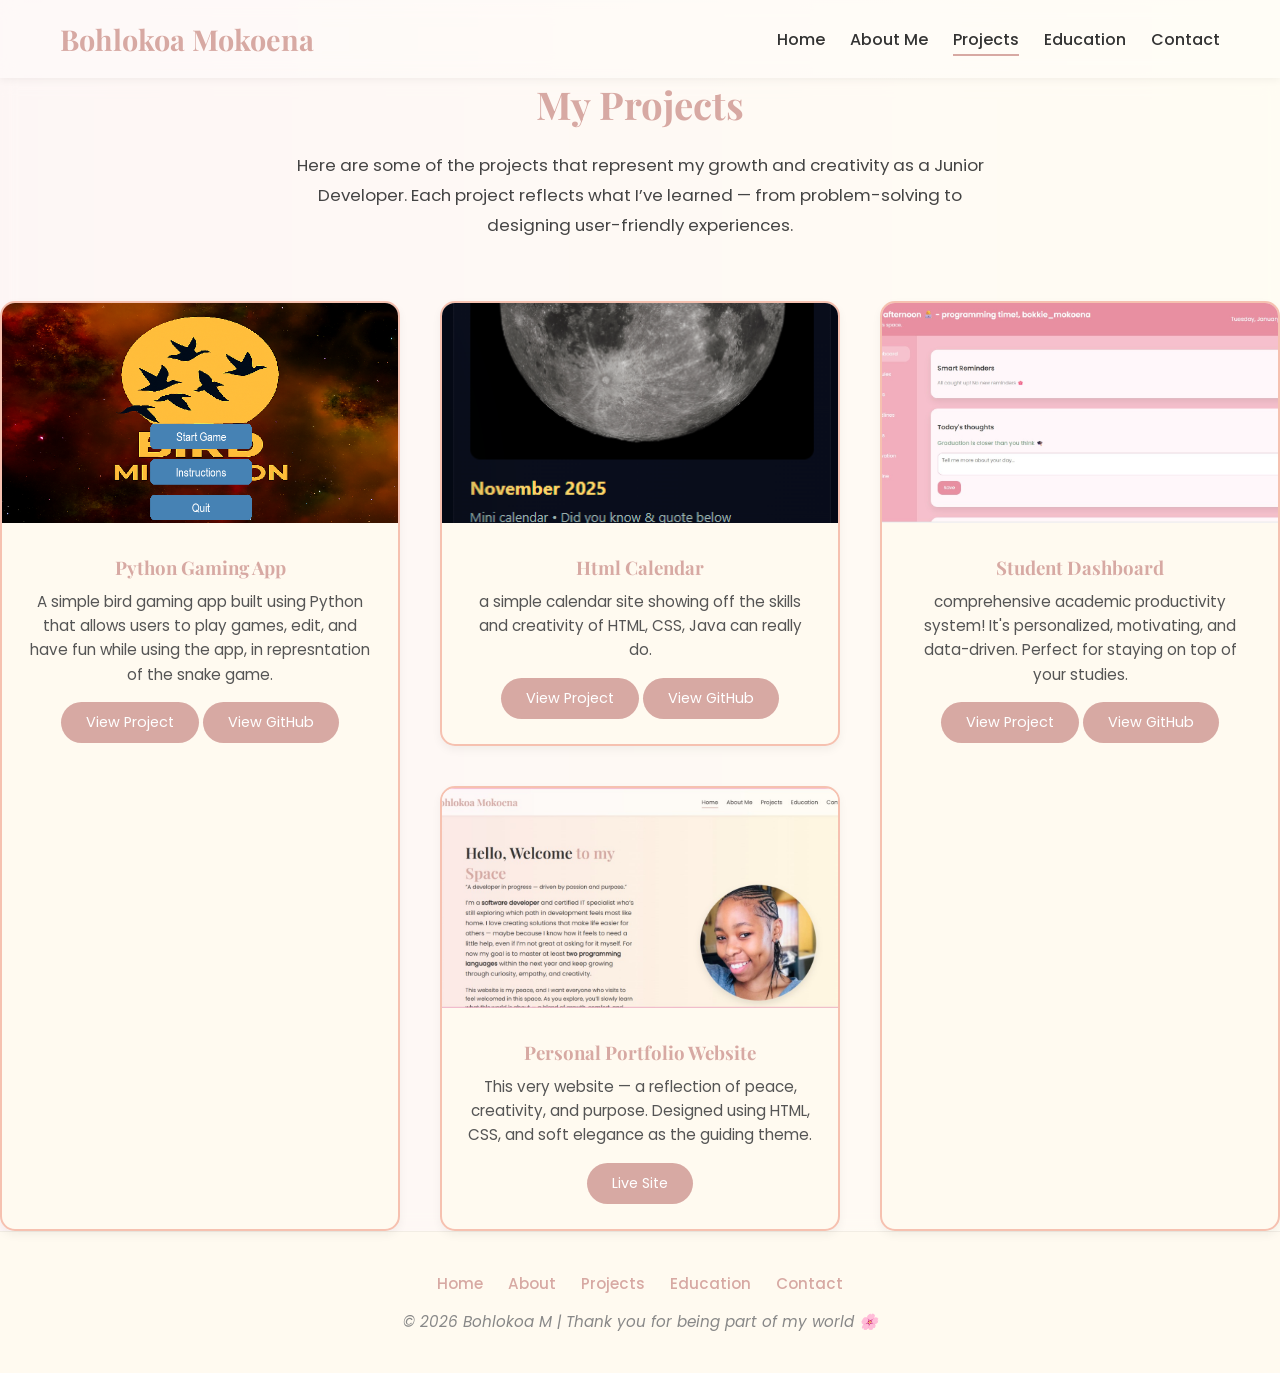
<file: projects.html>
<!DOCTYPE html>
<html lang="en">

<head> <!-- opening html -->
  <meta charset="UTF-8" /> <!-- indicating the content language is english --->
  <meta name="viewport" content="width=device-width, initial-scale=1.0" />
  <!-- making the website responsive by setting the viewport width to the device width --->
  <title>Projects | Bohlokoa Mokoena</title>
  <link rel="stylesheet" href="index.css" />
  <link rel="stylesheet" href="projects.css" /> <!-- links the external css file for styling --->
  <link href="https://fonts.googleapis.com/css2?family=Playfair+Display:wght@600&family=Poppins&display=swap"
    rel="stylesheet"> <!-- links the external css file for styling --->
</head>

<body>
  <!-- The top Navigation -->
  <header>
    <nav class="navbar">
      <h1 class="logo">Bohlokoa Mokoena</h1> <!-- page logo -->
      <ul class="nav-links">
        <li><a href="index.html">Home</a></li> <!-- an unordered list for nagivation links--->
        <li><a href="about.html">About Me</a></li>
        <li><a href="projects.html" class="active">Projects</a></li>
        <!-- class=active indicates the current active page --->
        <li><a href="education.html">Education</a></li>
        <li><a href="contact.html">Contact</a></li>
      </ul>
    </nav>
  </header>

  <!--Projects Section -->
  <section class="projects">
    <h2>My Projects</h2>
    <p class="project-intro">
      Here are some of the projects that represent my growth and creativity as a Junior Developer.
      Each project reflects what I’ve learned — from problem-solving to designing user-friendly experiences.
    </p>

    <!-- placing images for the project -->
    <div class="project-grid">
      <!-- Project 1 -->
      <div class="project-card">
        <img src="images/project1.jpg" alt="Project 1">
        <div class="project-content">
          <h3>Python Gaming App</h3>
          <p>
            A simple bird gaming app built using Python that allows users to play games, edit,
            and have fun while using the app, in represntation of the snake game.
          </p>
          <a href="documents/bird-game.zip" class="btn" target="_blank" class="btn">View Project</a>
          <a href="https://github.com/bohlokoarethabile" class="btn" target="_blank">View GitHub</a>
          <!-- im still yet to finish pushing it git -->
        </div>
      </div>

      <div class="project-grid">
        <!-- Project 2 -->
        <div class="project-card">
          <img src="images/project2.jpg" alt="Project 2">
          <div class="project-content">
            <h3>Html Calendar</h3>
            <p>
              a simple calendar site showing off the skills and creativity of HTML, CSS, Java can really do.
            </p>
            <a href="solar system/index.html" class="btn">View Project</a>
            <a href="https://github.com/bohlokoarethabile" class="btn" target="_blank">View GitHub</a>
            <!-- im still yet to finish pushing it git -->
          </div>
        </div>

        <!-- Project 3 -->
        <div class="project-card">
          <img src="images/project3.jpg" alt="Project 3">
          <div class="project-content">
            <h3>Personal Portfolio Website</h3>
            <p>
              This very website — a reflection of peace, creativity, and purpose. Designed using HTML, CSS,
              and soft elegance as the guiding theme.
            </p>
            <a href="index.html" class="btn">Live Site</a>
          </div>
        </div>
      </div>

      <!-- Project 4 -->
      <div class="project-card">
        <img src="images/project4.jpg" alt="Project 4">
        <div class="project-content">
          <h3>Student Dashboard</h3>
          <p>
            comprehensive academic productivity system! It's personalized, motivating, and data-driven.
            Perfect for staying on top of your studies.
          </p>
          <a href="practical_website/dashboard.html" class="btn">View Project</a>
          <a href="https://github.com/bohlokoarethabile" class="btn" target="_blank">View GitHub</a>
          <!-- im still yet to finish pushing it git -->
        </div>
      </div>
    </div>
  </section>

  <!-- placing the lower links for menu -->
  <footer>
    <div class="footer-container">
      <div class="footer-links"> <!-- links are repeated for navigation at the bottom --->
        <a href="index.html">Home</a>
        <a href="about.html">About</a>
        <a href="projects.html">Projects</a>
        <a href="education.html">Education</a>
        <a href="contact.html">Contact</a>
      </div>
      <p>© 2026 Bohlokoa M | Thank you for being part of my world 🌸</p>
      <!-- copyright notice with personal message --->
  </footer>
</body>

</html>
</file>
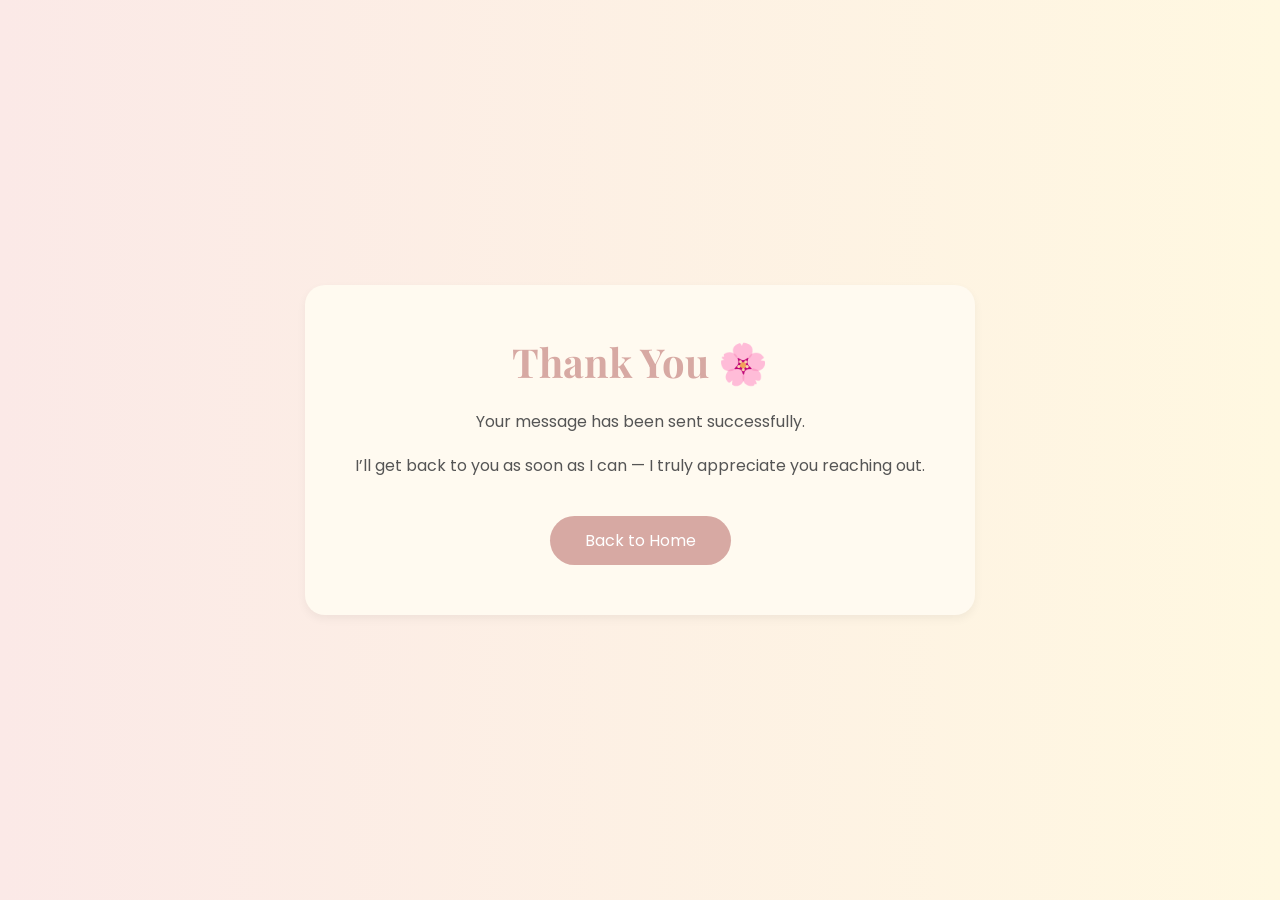
<file: thankyou.html>
<!DOCTYPE html>
<html lang="en"> <!-- indicating the content language is english --->

<head>
  <meta charset="UTF-8" /> <!-- set the character encoding to utf 8 --->
  <meta name="viewport" content="width=device-width, initial-scale=1.0" />
  <!-- making the website responsive by setting the viewport width to the device width --->
  <title>Thank You | Bohlokoa Mokoena</title>
  <link rel="stylesheet" href="index.css" /> <!-- two styles in one html -->
  <link rel="stylesheet" href="thankyou.css" /> <!-- links the external css file for styling --->
  <link href="https://fonts.googleapis.com/css2?family=Playfair+Display:wght@600&family=Poppins&display=swap"
    rel="stylesheet"> <!-- links the external css file for styling --->
</head>

<body>
  <section class="thankyou">
    <div class="thankyou-content">
      <h1>Thank You 🌸</h1> <!-- Thank you note-->
      <p>Your message has been sent successfully.</p>
      <p>I’ll get back to you as soon as I can — I truly appreciate you reaching out.</p>
      <a href="index.html" class="btn">Back to Home</a> <!-- the back button --->
    </div>
  </section>
</body>

</html>
</file>
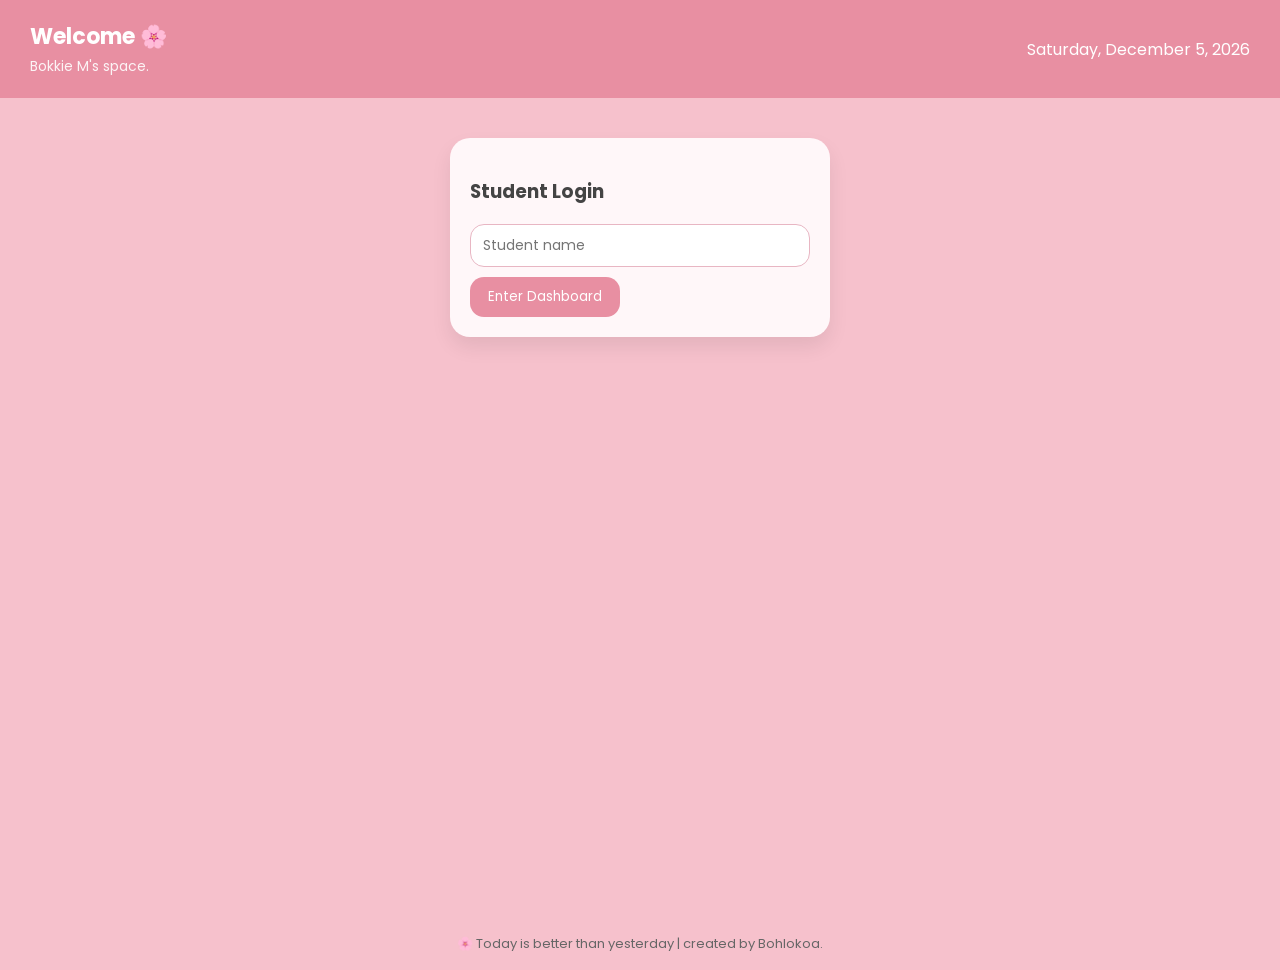
<file: practical_website/dashboard.html>
<!DOCTYPE html>
<html lang="en">
<head>
  <meta charset="UTF-8" />
  <meta name="viewport" content="width=device-width, initial-scale=1.0" />
  <title>Student Dashboard</title>
  <link href="https://fonts.googleapis.com/css2?family=Poppins:wght@300;400;500;600&display=swap" rel="stylesheet">
  <style>
    * { box-sizing: border-box; font-family: 'Poppins', sans-serif; }
    body { margin:0; background:#F6C1CC; color:#444; }
    header { padding:20px 30px; background:#E88FA2; color:white; display:flex; justify-content:space-between; align-items:center; }
    header h1 { margin:0; font-size:22px; }
    header span { font-size:14px; opacity:0.9; }

    .layout { display:flex; min-height: calc(100vh - 80px); }
    .sidebar { width:220px; background:#F3AEBE; padding:30px 20px; display:flex; flex-direction:column; gap:14px; }
    .sidebar a { text-decoration:none; color:white; padding:12px 16px; border-radius:16px; font-size:14px; cursor:pointer; }
    .sidebar a.active, .sidebar a:hover { background: rgba(255,255,255,0.25); }

    main { padding:40px; width:100%; }
    .page { display:none; }
    .page.active { display:block; }

    .grid { display:grid; grid-template-columns: repeat(auto-fit, minmax(320px, 1fr)); gap:30px; }
    .card { background:#FFF7F9; border-radius:20px; padding:20px; box-shadow:0 10px 20px rgba(0,0,0,0.08); }
    .wide { grid-column: 1 / -1; }
    .module { border:1px solid #F1D2DA; border-radius:14px; padding:14px; margin-bottom:12px; }
    .progress-bar { background:#F1D2DA; border-radius:10px; overflow:hidden; height:10px; margin-top:6px; }
    .progress { height:100%; background:#9DB8A0; }

    textarea, .input { width:100%; border-radius:14px; border:1px solid #E8B6C3; padding:10px 12px; margin-bottom:10px; font-size:14px; }
    button { background:#E88FA2; color:white; border:none; padding:10px 18px; border-radius:14px; cursor:pointer; }
    button:hover { opacity:0.9; }
    footer { text-align:center; padding:16px; font-size:13px; color:#666; }
    
    .week-day { 
      flex:1; 
      background:#FFF7F9; 
      border-radius:12px; 
      padding:12px; 
      text-align:center; 
      border:2px solid transparent;
    }
    .week-day.today { border-color:#E88FA2; background:#FFE8ED; }
    .week-day.class { background:#E8D5F2; }
    .week-day.exam { background:#FFD5D5; }
    .week-day.rest { background:#D5F2E0; }
    
    .routine-item {
      background:#FFF7F9;
      border-left:4px solid #E88FA2;
      padding:10px;
      margin-bottom:8px;
      border-radius:6px;
    }
    
    .day-section {
      margin-bottom:20px;
    }
    
    .day-section h5 {
      margin:0 0 10px 0;
      color:#E88FA2;
      font-size:16px;
    }
    
    .routine-grid {
      display:grid;
      grid-template-columns:repeat(auto-fit, minmax(300px, 1fr));
      gap:20px;
    }
    
    .badge {
      display:inline-block;
      padding:8px 16px;
      border-radius:20px;
      font-size:12px;
      font-weight:500;
      margin:4px;
    }
    
    .badge.locked {
      background:#E8E8E8;
      color:#999;
      opacity:0.6;
    }
    
    .badge.unlocked {
      background:linear-gradient(135deg, #FFD700, #FFA500);
      color:white;
      box-shadow:0 4px 15px rgba(255,215,0,0.4);
      animation:pulse 2s infinite;
    }
    
    @keyframes pulse {
      0%, 100% { transform:scale(1); }
      50% { transform:scale(1.05); }
    }
    
    .goal-progress {
      background:#F1D2DA;
      border-radius:10px;
      height:20px;
      overflow:hidden;
      margin:10px 0;
      position:relative;
    }
    
    .goal-progress-bar {
      height:100%;
      background:linear-gradient(90deg, #9DB8A0, #7FA88E);
      transition:width 0.5s ease;
      display:flex;
      align-items:center;
      justify-content:flex-end;
      padding-right:8px;
      color:white;
      font-size:12px;
      font-weight:600;
    }
    
    .notification {
      background:#FFF7F9;
      border-left:4px solid #E88FA2;
      padding:12px;
      margin-bottom:10px;
      border-radius:8px;
      display:flex;
      justify-content:space-between;
      align-items:center;
      animation:slideIn 0.3s ease;
    }
    
    @keyframes slideIn {
      from { transform:translateX(-20px); opacity:0; }
      to { transform:translateX(0); opacity:1; }
    }
    
    .notification.urgent {
      border-left-color:#C26A7A;
      background:#FFE8ED;
    }
    
    .notification.success {
      border-left-color:#7FA88E;
      background:#E8F5E9;
    }
    
    .dismiss-btn {
      background:transparent;
      color:#666;
      padding:4px 8px;
      font-size:12px;
    }
    
    .achievement-grid {
      display:grid;
      grid-template-columns:repeat(auto-fill, minmax(150px, 1fr));
      gap:15px;
      margin-top:15px;
    }
    
    .achievement-card {
      text-align:center;
      padding:15px;
      border-radius:12px;
      background:#FFF7F9;
      border:2px solid #F1D2DA;
      transition:transform 0.2s;
    }
    
    .achievement-card:hover {
      transform:translateY(-2px);
    }
    
    .achievement-card.unlocked {
      border-color:#FFD700;
      background:linear-gradient(135deg, #FFF9E6, #FFF7F9);
    }
    
    .achievement-icon {
      font-size:40px;
      margin-bottom:8px;
    }
    
    .achievement-card.locked .achievement-icon {
      filter:grayscale(100%);
      opacity:0.4;
    }
  </style>
</head>
<body>
<header>
  <div>
    <h1>Good morning</h1>
    <span>Bokkie M's space.</span>
  </div>
  <div id="date"></div>
</header>
<div class="layout">
  <nav class="sidebar">
    <a class="active" data-page="dashboard">🏠 Dashboard</a>
    <a data-page="modules">📚 Modules</a>
    <a data-page="marks">🧮 Marks</a>
    <a data-page="deadlines">📅 Deadlines</a>
    <a data-page="goals">🎯 Goals</a>
    <a data-page="motivation">🌸 Motivation</a>
    <a data-page="routine">🕒 Routine</a>
  </nav>

  <main>
    <!-- LOGIN PAGE -->
    <section class="page" id="login">
      <div class="card" style="max-width:380px;margin:auto">
        <h3>Student Login</h3>
        <input id="username" class="input" placeholder="Student name" />
        <button id="loginBtn">Enter Dashboard</button>
      </div>
    </section>
  
    <!-- DASHBOARD PAGE -->
    <section class="page active" id="dashboard">
      <div class="grid">
        <!-- NOTIFICATIONS -->
        <div class="card wide">
          <h3> Smart Reminders</h3>
          <div id="notificationList"></div>
        </div>
        
        <div class="card wide">
          <h3>Today's thoughts</h3>
          <p id="dashboardQuote" style="margin-top:10px;font-weight:500;color:#7FA88E"></p>
          <textarea id="dailyThoughts" placeholder="Tell me more about your day..."></textarea>
          <button id="saveFocus">Save</button>
          <p id="thoughtQuote" style="margin-top:10px;font-style:italic;color:#666"></p>
        </div>
        
        <div class="card wide">
          <h3>Study Session</h3>
          <input id="studyTask" class="input" placeholder="What are you studying?" />
          <input id="studyMinutes" type="number" class="input" placeholder="Planned minutes" />
          <div style="display:flex;gap:10px">
            <button id="startStudy">Start</button>
            <button id="cancelStudy" style="background:#C26A7A">Cancel</button>
          </div>
          <p id="timerDisplay" style="margin-top:10px;font-weight:500"></p>
          <p id="studyFeedback" style="margin-top:6px"></p>
        </div>
      </div>
    </section>

    <!-- MODULES PAGE -->
    <section class="page" id="modules">
      <div class="grid">
        <div class="card">
          <h3>Add Module</h3>
          <input id="moduleName" class="input" placeholder="Module name" />
          <input id="moduleCode" class="input" placeholder="Module code" />
          <button id="addModule">Add Module</button>
        </div>
        <div class="card">
          <h3>My Modules</h3>
          <div id="moduleList"></div>
        </div>
      </div>
    </section>

    <!-- MARKS PAGE -->
    <section class="page" id="marks">
      <div class="grid">
        <div class="card wide">
          <h3>Weighted Marks</h3>
          <p style="font-size:14px;color:#666">Your marks will be entered here with weights. Final averages are calculated automatically.</p>
          <div id="marksList"></div>
          <h4 style="margin-top:20px">Semester GPA 2026</h4>
          <p id="gpaDisplay" style="font-size:16px;font-weight:500"></p>
        </div>
      </div>
    </section>

    <!-- DEADLINES PAGE -->
    <section class="page" id="deadlines">
      <div class="grid">
        <div class="card">
          <h3>Add Deadline</h3>
          <input id="deadlineTitle" class="input" placeholder="Assignment / Test" />
          <input id="deadlineDate" type="date" class="input" />
          <button id="addDeadline">Add Deadline</button>
        </div>
        <div class="card">
          <h3>Upcoming Deadlines</h3>
          <div id="deadlineList"></div>
        </div>
      </div>
    </section>

    <!-- GOALS & ACHIEVEMENTS PAGE -->
    <section class="page" id="goals">
      <div class="grid">
        
        <!-- SET GOALS -->
        <div class="card">
          <h3>Set Your Goals</h3>
          
          <label style="font-size:14px;font-weight:500;margin-top:10px;display:block">Target Semester GPA (%)</label>
          <input id="targetGPA" type="number" class="input" placeholder="e.g., 75" min="0" max="100" />
          
          <label style="font-size:14px;font-weight:500;margin-top:10px;display:block">Weekly Study Hours</label>
          <input id="targetStudyHours" type="number" class="input" placeholder="e.g., 20" min="0" />
          
          <label style="font-size:14px;font-weight:500;margin-top:10px;display:block">Study Streak Goal (days)</label>
          <input id="targetStreak" type="number" class="input" placeholder="e.g., 7" min="1" />
          
          <button id="saveGoals">Save Goals</button>
        </div>
        
        <!-- GOAL PROGRESS -->
        <div class="card">
          <h3>Goal Progress</h3>
          <div id="goalProgress"></div>
        </div>
        
        <!-- ACHIEVEMENTS -->
        <div class="card wide">
          <h3> Achievements</h3>
          <p style="font-size:14px;color:#666;margin-bottom:15px">Unlock badges by reaching milestones!</p>
          <div class="achievement-grid" id="achievementGrid"></div>
        </div>
        
        <!-- STATS -->
        <div class="card wide">
          <h3> Your Stats</h3>
          <div id="statsDisplay"></div>
        </div>
        
      </div>
    </section>

    <!-- MOTIVATION PAGE -->
    <section class="page" id="motivation">
      <div class="grid">

        <!-- DAILY MOTIVATION -->
        <div class="card">
          <h3>Daily Motivation</h3>
          <p id="quote"></p>
        </div>

        <!-- WEEK TYPE -->
        <div class="card wide">
          <h3>Weekly Focus</h3>

          <select id="weekSelect" class="input">
            <option value="">Select week type</option>
            <option value="class">Class Week 🟪</option>
            <option value="exam">Exam Week 🟥</option>
            <option value="rest">Rest Week 🟩</option>
          </select>

          <button id="saveWeekType">Save Week</button>

          <p id="weekMessage" style="margin-top:10px;font-weight:500"></p>
          <p id="examCountdown" style="margin-top:6px"></p>
        </div>

        <!-- WEEK CALENDAR -->
        <div class="card wide">
          <h4>Weekly Schedule</h4>
          <div id="weekCalendar" style="display:flex;gap:8px;margin-top:12px;flex-wrap:wrap;"></div>
        </div>

        <!-- FULL WEEK ROUTINE -->
        <div class="card wide">
          <h4>Full Week Routine Overview</h4>
          <div id="fullWeekRoutine"></div>
        </div>

      </div>
    </section>

    <!-- ROUTINE PAGE -->
    <section class="page" id="routine">
      <div class="grid">

        <!-- ADD ROUTINE -->
        <div class="card">
          <h3>Add Routine</h3>

          <select id="routineDay" class="input">
            <option value="">Select day</option>
            <option value="1">Monday</option>
            <option value="2">Tuesday</option>
            <option value="3">Wednesday</option>
            <option value="4">Thursday</option>
            <option value="5">Friday</option>
            <option value="6">Saturday</option>
            <option value="0">Sunday</option>
          </select>

          <input type="time" id="routineTime" class="input">
          <input type="text" id="routineTask" class="input" placeholder="What are you doing?">

          <button id="addRoutine">Add Routine</button>
        </div>

        <!-- TODAY'S SCHEDULE -->
        <div class="card wide">
          <h3>Today's Schedule</h3>
          <div id="routineList"></div>
          <p id="routineDayLoad" style="margin-top:8px;font-weight:500;color:#7FA88E"></p>
        </div>

      </div>
    </section>
  </main>
</div>
<footer>🌸 Today is better than yesterday | created by Bohlokoa.</footer>

<script>
/* ------------------ USER SYSTEM ------------------ */
const USER_KEY = 'student_user';

function getUser() {
  return localStorage.getItem(USER_KEY);
}

function requireLogin() {
  if (!getUser()) {
    showPage('login');
    document.querySelector('.sidebar').style.display = 'none';
    document.querySelector('header h1').textContent = 'Welcome 🌸';
  } else {
    document.querySelector('.sidebar').style.display = 'flex';
    updateGreeting();
  }
}

/* ------------------ LOGIN HANDLER (FIXED) ------------------ */
document.getElementById('loginBtn')?.addEventListener('click', () => {
  const username = document.getElementById('username').value.trim();
  if (!username) {
    alert('Please enter your name 🌸');
    return;
  }
  localStorage.setItem(USER_KEY, username);
  document.querySelector('.sidebar').style.display = 'flex';
  updateGreeting();
  showPage('dashboard');
  renderAll();
});

// Allow Enter key to login
document.getElementById('username')?.addEventListener('keypress', (e) => {
  if (e.key === 'Enter') {
    document.getElementById('loginBtn').click();
  }
});

/* ------------------ DYNAMIC GREETING ------------------ */
function updateGreeting() {
  const now = new Date();
  const hour = now.getHours();
  let greeting = 'Hello 🌸';

  if (hour >= 5 && hour < 12) greeting = 'Good morning 😘 - rested well?';
  else if (hour >= 12 && hour < 17) greeting = 'Good afternoon 👩‍💻 - programming time!';
  else if (hour >= 17 && hour < 21) greeting = 'Good evening 🦉 - quick break?';
  else greeting = 'Good night 🥱 — rest well';

  if(getUser()) greeting += `, ${getUser()}`;
  document.querySelector('header h1').textContent = greeting;
  
  // Update date
  const dateEl = document.getElementById('date');
  if(dateEl) {
    dateEl.textContent = now.toLocaleDateString('en-US', { weekday: 'long', year: 'numeric', month: 'long', day: 'numeric' });
  }
}

updateGreeting();
setInterval(updateGreeting, 60 * 1000);

/* ------------------ STORAGE HELPERS ------------------ */
function getSafeUser() { return getUser() || 'guest'; }
const key = suffix => `${getSafeUser()}_${suffix}`;
function load(k) { try { return JSON.parse(localStorage.getItem(key(k))) || []; } catch { return []; } }
function save(k,v){ localStorage.setItem(key(k), JSON.stringify(v)); }

/* ------------------ MODULES ------------------ */
document.getElementById('addModule')?.addEventListener('click', () => {
  const moduleName = document.getElementById('moduleName');
  const moduleCode = document.getElementById('moduleCode');
  
  if (!moduleName.value || !moduleCode.value) {
    alert('Fill all fields 🌸');
    return;
  }
  
  const modules = load('modules');
  modules.push({ name: moduleName.value, code: moduleCode.value, assessments: [] });
  save('modules', modules);
  moduleName.value = moduleCode.value = '';
  renderModules();
});

function renderModules() {
  const moduleList = document.getElementById('moduleList');
  if (!moduleList) return;
  
  moduleList.innerHTML = '';
  const modules = load('modules');
  
  if (modules.length === 0) {
    moduleList.innerHTML = '<p style="color:#999;font-size:14px">No modules yet. Add your first one! 📚</p>';
    return;
  }
  
  modules.forEach((m,index) => {
    const div = document.createElement('div');
    div.className = 'module';
    div.innerHTML = `
      <strong>${m.name}</strong> (${m.code})
      <div style="margin-top:6px;display:flex;gap:6px">
        <button data-edit>Edit</button>
        <button data-del style="background:#C26A7A">Delete</button>
      </div>
    `;
    div.querySelector('[data-edit]').onclick = () => {
      const newName = prompt('Edit module name:', m.name);
      const newCode = prompt('Edit module code:', m.code);
      if(!newName || !newCode) return;
      m.name = newName; m.code = newCode;
      modules[index] = m;
      save('modules', modules);
      renderModules();
      renderMarks(); // Update marks display
    }
    div.querySelector('[data-del]').onclick = () => {
      if(!confirm('Delete this module? This will also delete all associated marks.')) return;
      modules.splice(index,1);
      save('modules', modules);
      renderModules();
      renderMarks(); // Update marks display
    }
    moduleList.appendChild(div);
  });
}

/* ------------------ ASSESSMENTS + MARKS ------------------ */
function renderMarks() {
  const marksList = document.getElementById('marksList');
  const gpaDisplay = document.getElementById('gpaDisplay');
  if (!marksList || !gpaDisplay) return;
  
  marksList.innerHTML = '';
  let gpaTotal = 0, count = 0;
  const modules = load('modules');

  if (modules.length === 0) {
    marksList.innerHTML = '<p style="color:#999;font-size:14px">Add modules first to track marks 📊</p>';
    gpaDisplay.textContent = 'No marks yet';
    return;
  }

  modules.forEach((m,mi) => {
    let total=0, weightSum=0;
    m.assessments.forEach(a => { total += a.mark * (a.weight/100); weightSum += a.weight; });
    const avg = weightSum ? Math.round(total / (weightSum/100)) : 0;
    if(avg) { gpaTotal += avg; count++; }

    const div = document.createElement('div');
    div.className='module';
    div.innerHTML = `
      <strong>${m.name}</strong> – <span style="color:#7FA88E;font-weight:600">${avg}%</span>
      <input class="input name" placeholder="Assessment name">
      <input class="input mark" type="number" placeholder="Mark %" min="0" max="100">
      <input class="input weight" type="number" placeholder="Weight %" min="0" max="100">
      <button>Add Assessment</button>
      ${m.assessments.length ? "<div style='margin-top:8px'></div>" : ""}
    `;

    const assessmentContainer = div.querySelector('div');
    div.querySelector('button').onclick = () => {
      const n = div.querySelector('.name').value.trim();
      const mark = +div.querySelector('.mark').value;
      const w = +div.querySelector('.weight').value;
      if(!n || mark<0 || mark>100 || w<=0 || w>100) {
        alert('Enter valid values (marks and weights between 0-100) 🌸');
        return;
      }
      m.assessments.push({ name:n, mark, weight:w });
      modules[mi] = m;
      save('modules', modules);
      renderMarks();
    }

    m.assessments.forEach((a,ai) => {
      const aDiv = document.createElement('div');
      aDiv.style.marginTop='4px';
      aDiv.innerHTML = `
        <span>${a.name} – ${a.mark}% (Weight: ${a.weight}%)</span>
        <button data-edit style="font-size:12px;padding:2px 6px">✏️</button>
        <button data-del style="font-size:12px;padding:2px 6px;background:#C26A7A">🗑️</button>
      `;
      aDiv.querySelector('[data-edit]').onclick = () => {
        const newName = prompt('Edit assessment name:', a.name);
        if (!newName) return;
        const newMark = prompt('Edit mark (0-100):', a.mark);
        if (!newMark || +newMark < 0 || +newMark > 100) return;
        const newWeight = prompt('Edit weight (0-100):', a.weight);
        if (!newWeight || +newWeight <= 0 || +newWeight > 100) return;
        m.assessments[ai] = { name:newName, mark:+newMark, weight:+newWeight };
        modules[mi] = m;
        save('modules', modules);
        renderMarks();
      }
      aDiv.querySelector('[data-del]').onclick = () => {
        if(!confirm('Delete this assessment?')) return;
        m.assessments.splice(ai,1);
        modules[mi] = m;
        save('modules', modules);
        renderMarks();
      }
      assessmentContainer.appendChild(aDiv);
    });

    marksList.appendChild(div);
  });

  gpaDisplay.textContent = count ? `📊 Semester GPA: ${(gpaTotal/count).toFixed(1)}%` : 'No marks yet';
  checkAchievements(); // Check achievements when marks change
}

/* ------------------ DEADLINES ------------------ */
document.getElementById('addDeadline')?.addEventListener('click', () => {
  const deadlineTitle = document.getElementById('deadlineTitle');
  const deadlineDate = document.getElementById('deadlineDate');
  
  if (!deadlineTitle.value || !deadlineDate.value) {
    alert('Fill all fields 🌸');
    return;
  }
  
  const arr = load('deadlines');
  arr.push({ title: deadlineTitle.value, date: deadlineDate.value });
  save('deadlines', arr);
  deadlineTitle.value = deadlineDate.value = '';
  renderDeadlines();
  generateNotifications(); // Update notifications when deadline added
});

function renderDeadlines() {
  const deadlineList = document.getElementById('deadlineList');
  if (!deadlineList) return;
  
  deadlineList.innerHTML = '';
  const deadlines = load('deadlines').sort((a,b)=>new Date(a.date)-new Date(b.date));
  
  if (deadlines.length === 0) {
    deadlineList.innerHTML = '<p style="color:#999;font-size:14px">No deadlines yet 🎯</p>';
    return;
  }
  
  deadlines.forEach((d,index) => {
    const daysUntil = Math.ceil((new Date(d.date) - new Date()) / (1000*60*60*24));
    const urgency = daysUntil < 0 ? '🔴 Overdue' : daysUntil === 0 ? '🟠 Today!' : daysUntil <= 3 ? `🟡 ${daysUntil} days` : `🟢 ${daysUntil} days`;
    
    const div = document.createElement('div');
    div.className='module';
    div.innerHTML = `
      <strong>${d.title}</strong> — ${d.date}<br>
      <span style="font-size:12px;color:#666">${urgency}</span>
      <div style="margin-top:6px;display:flex;gap:6px">
        <button data-edit>Edit</button>
        <button data-del style="background:#C26A7A">Delete</button>
      </div>
    `;
    div.querySelector('[data-edit]').onclick = () => {
      const newTitle = prompt('Edit title:', d.title);
      const newDate = prompt('Edit date (YYYY-MM-DD):', d.date);
      if(!newTitle || !newDate) return;
      deadlines[index] = { title:newTitle, date:newDate };
      save('deadlines', deadlines);
      renderDeadlines();
      generateNotifications();
    }
    div.querySelector('[data-del]').onclick = () => {
      if(!confirm('Delete this deadline?')) return;
      deadlines.splice(index,1);
      save('deadlines', deadlines);
      renderDeadlines();
      generateNotifications();
    }
    deadlineList.appendChild(div);
  });
}

/* ------------------ SMART NOTIFICATIONS ------------------ */
function generateNotifications() {
  const notificationList = document.getElementById('notificationList');
  if (!notificationList) return;
  
  const notifications = [];
  const dismissedNotifs = load('dismissedNotifications');
  
  // Check deadlines
  const deadlines = load('deadlines');
  const today = new Date();
  today.setHours(0,0,0,0);
  
  deadlines.forEach(d => {
    const deadlineDate = new Date(d.date);
    deadlineDate.setHours(0,0,0,0);
    const daysUntil = Math.ceil((deadlineDate - today) / (1000*60*60*24));
    
    const notifId = `deadline-${d.title}-${d.date}`;
    if (dismissedNotifs.includes(notifId)) return;
    
    if (daysUntil < 0) {
      notifications.push({
        id: notifId,
        type: 'urgent',
        icon: '🚨',
        message: `Overdue: ${d.title} was due ${Math.abs(daysUntil)} day${Math.abs(daysUntil) !== 1 ? 's' : ''} ago`,
        action: 'View Deadlines',
        page: 'deadlines'
      });
    } else if (daysUntil === 0) {
      notifications.push({
        id: notifId,
        type: 'urgent',
        icon: '⚠️',
        message: `Due today: ${d.title}`,
        action: 'View Deadlines',
        page: 'deadlines'
      });
    } else if (daysUntil === 1) {
      notifications.push({
        id: notifId,
        type: 'urgent',
        icon: '⏰',
        message: `Due tomorrow: ${d.title}`,
        action: 'View Deadlines',
        page: 'deadlines'
      });
    } else if (daysUntil <= 3) {
      notifications.push({
        id: notifId,
        type: 'normal',
        icon: '📅',
        message: `Coming up: ${d.title} in ${daysUntil} days`,
        action: 'View Deadlines',
        page: 'deadlines'
      });
    }
  });
  
  // Check study patterns
  const sessions = load('studySessions');
  const recentSessions = sessions.filter(s => {
    const sessionDate = new Date(s.date);
    const daysDiff = Math.ceil((today - sessionDate) / (1000*60*60*24));
    return daysDiff <= 7;
  });
  
  const todaySessions = sessions.filter(s => s.date === today.toISOString().split('T')[0]);
  
  // Suggest study session if none today
  if (todaySessions.length === 0 && !dismissedNotifs.includes('study-suggestion-today')) {
    notifications.push({
      id: 'study-suggestion-today',
      type: 'normal',
      icon: '📚',
      message: 'No study sessions yet today. Start your first session?',
      action: 'Start Session',
      page: 'dashboard'
    });
  }
  
  // Celebrate streak
  const streak = calculateStreak();
  if (streak >= 3 && !dismissedNotifs.includes(`streak-${streak}`)) {
    notifications.push({
      id: `streak-${streak}`,
      type: 'success',
      icon: '🔥',
      message: `Amazing! ${streak}-day study streak! Keep going!`,
      action: 'View Goals',
      page: 'goals'
    });
  }
  
  // Check for burnout
  const cancelled = recentSessions.filter(s=>s.cancelled).length;
  if (cancelled >= 3 && !dismissedNotifs.includes('burnout-warning')) {
    notifications.push({
      id: 'burnout-warning',
      type: 'urgent',
      icon: '😰',
      message: 'Burnout risk detected. Consider shorter sessions or take a break.',
      action: 'Adjust Goals',
      page: 'goals'
    });
  }
  
  // Check goals progress
  const goals = load('goals');
  if (goals.targetGPA) {
    const modules = load('modules');
    let gpaTotal = 0, count = 0;
    modules.forEach(m => {
      let total=0, weightSum=0;
      m.assessments.forEach(a => { total += a.mark * (a.weight/100); weightSum += a.weight; });
      const avg = weightSum ? Math.round(total / (weightSum/100)) : 0;
      if(avg) { gpaTotal += avg; count++; }
    });
    const currentGPA = count ? (gpaTotal/count).toFixed(1) : 0;
    
    if (currentGPA >= goals.targetGPA && !dismissedNotifs.includes('gpa-achieved')) {
      notifications.push({
        id: 'gpa-achieved',
        type: 'success',
        icon: '🎉',
        message: `Goal achieved! Your GPA (${currentGPA}%) reached your target!`,
        action: 'View Goals',
        page: 'goals'
      });
    }
  }
  
  // Render notifications
  notificationList.innerHTML = '';
  
  if (notifications.length === 0) {
    notificationList.innerHTML = '<p style="color:#999;font-size:14px">All caught up! No new reminders 🌸</p>';
    return;
  }
  
  notifications.forEach(notif => {
    const div = document.createElement('div');
    div.className = `notification ${notif.type}`;
    div.innerHTML = `
      <div>
        <span style="font-size:20px;margin-right:8px">${notif.icon}</span>
        <span style="font-size:14px">${notif.message}</span>
      </div>
      <div style="display:flex;gap:6px">
        <button onclick="showPage('${notif.page}')" style="font-size:12px;padding:6px 12px">${notif.action}</button>
        <button class="dismiss-btn" onclick="dismissNotification('${notif.id}')">✕</button>
      </div>
    `;
    notificationList.appendChild(div);
  });
}

function dismissNotification(id) {
  const dismissed = load('dismissedNotifications');
  dismissed.push(id);
  save('dismissedNotifications', dismissed);
  generateNotifications();
}

// Make dismissNotification available globally
window.dismissNotification = dismissNotification;

/* ------------------ MOTIVATION QUOTES ------------------ */
const dailyQuotes = [
  "Progress over perfection 🌱",
  "You're doing better than you think 💪",
  "Consistency beats motivation every time 🎯",
  "Graduation is closer than you think 🎓",
  "Be gentle, but don't stop 🌸",
  "Become better than yesterday — always 🌱",
  "You are supported even when it feels quiet ❤️",
  "There is no mountain you cannot climb 👩‍🎓"
];

function showDailyQuote() {
  const quoteEl = document.getElementById('quote');
  const dashQuoteEl = document.getElementById('dashboardQuote');
  
  if (quoteEl) {
    quoteEl.textContent = dailyQuotes[Math.floor(Math.random() * dailyQuotes.length)];
  }
  
  if (dashQuoteEl) {
    dashQuoteEl.textContent = dailyQuotes[Math.floor(Math.random() * dailyQuotes.length)];
  }
}

/* ------------------ GOALS SYSTEM ------------------ */
document.getElementById('saveGoals')?.addEventListener('click', () => {
  const targetGPA = +document.getElementById('targetGPA').value;
  const targetStudyHours = +document.getElementById('targetStudyHours').value;
  const targetStreak = +document.getElementById('targetStreak').value;
  
  if (!targetGPA && !targetStudyHours && !targetStreak) {
    alert('Set at least one goal 🌸');
    return;
  }
  
  const goals = {
    targetGPA: targetGPA || null,
    targetStudyHours: targetStudyHours || null,
    targetStreak: targetStreak || null,
    setDate: new Date().toISOString().split('T')[0]
  };
  
  save('goals', goals);
  alert('Goals saved! Track your progress below 🎯');
  renderGoalProgress();
  checkAchievements();
});

function renderGoalProgress() {
  const goalProgress = document.getElementById('goalProgress');
  if (!goalProgress) return;
  
  const goals = load('goals');
  if (!goals.targetGPA && !goals.targetStudyHours && !goals.targetStreak) {
    goalProgress.innerHTML = '<p style="color:#999;font-size:14px">Set your goals to track progress 🎯</p>';
    return;
  }
  
  goalProgress.innerHTML = '';
  
  // GPA Progress
  if (goals.targetGPA) {
    const modules = load('modules');
    let gpaTotal = 0, count = 0;
    modules.forEach(m => {
      let total=0, weightSum=0;
      m.assessments.forEach(a => { total += a.mark * (a.weight/100); weightSum += a.weight; });
      const avg = weightSum ? Math.round(total / (weightSum/100)) : 0;
      if(avg) { gpaTotal += avg; count++; }
    });
    const currentGPA = count ? (gpaTotal/count).toFixed(1) : 0;
    const progress = Math.min((currentGPA / goals.targetGPA) * 100, 100);
    
    const div = document.createElement('div');
    div.innerHTML = `
      <p style="font-weight:500;margin-bottom:5px">📊 Semester GPA Goal: ${goals.targetGPA}%</p>
      <p style="font-size:14px;color:#666;margin-bottom:5px">Current: ${currentGPA}%</p>
      <div class="goal-progress">
        <div class="goal-progress-bar" style="width:${progress}%">${progress.toFixed(0)}%</div>
      </div>
    `;
    goalProgress.appendChild(div);
  }
  
  // Study Hours Progress
  if (goals.targetStudyHours) {
    const sessions = load('studySessions');
    const thisWeekStart = new Date();
    thisWeekStart.setDate(thisWeekStart.getDate() - thisWeekStart.getDay());
    thisWeekStart.setHours(0,0,0,0);
    
    const thisWeekSessions = sessions.filter(s => {
      const sessionDate = new Date(s.date);
      return sessionDate >= thisWeekStart;
    });
    
    const totalMinutes = thisWeekSessions.reduce((sum, s) => sum + s.actualMinutes, 0);
    const totalHours = (totalMinutes / 60).toFixed(1);
    const progress = Math.min((totalHours / goals.targetStudyHours) * 100, 100);
    
    const div = document.createElement('div');
    div.style.marginTop = '15px';
    div.innerHTML = `
      <p style="font-weight:500;margin-bottom:5px">⏱️ Weekly Study Goal: ${goals.targetStudyHours} hours</p>
      <p style="font-size:14px;color:#666;margin-bottom:5px">This week: ${totalHours} hours</p>
      <div class="goal-progress">
        <div class="goal-progress-bar" style="width:${progress}%">${progress.toFixed(0)}%</div>
      </div>
    `;
    goalProgress.appendChild(div);
  }
  
  // Streak Progress
  if (goals.targetStreak) {
    const currentStreak = calculateStreak();
    const progress = Math.min((currentStreak / goals.targetStreak) * 100, 100);
    
    const div = document.createElement('div');
    div.style.marginTop = '15px';
    div.innerHTML = `
      <p style="font-weight:500;margin-bottom:5px">🔥 Streak Goal: ${goals.targetStreak} days</p>
      <p style="font-size:14px;color:#666;margin-bottom:5px">Current: ${currentStreak} day${currentStreak !== 1 ? 's' : ''}</p>
      <div class="goal-progress">
        <div class="goal-progress-bar" style="width:${progress}%">${progress.toFixed(0)}%</div>
      </div>
    `;
    goalProgress.appendChild(div);
  }
}

function calculateStreak() {
  const sessions = load('studySessions');
  if (sessions.length === 0) return 0;
  
  const uniqueDates = [...new Set(sessions.map(s => s.date))].sort().reverse();
  const today = new Date().toISOString().split('T')[0];
  
  // Must have studied today or yesterday to have an active streak
  if (uniqueDates[0] !== today) {
    const yesterday = new Date();
    yesterday.setDate(yesterday.getDate() - 1);
    const yesterdayStr = yesterday.toISOString().split('T')[0];
    if (uniqueDates[0] !== yesterdayStr) return 0;
  }
  
  let streak = 0;
  let checkDate = new Date();
  
  for (let i = 0; i < 365; i++) {
    const dateStr = checkDate.toISOString().split('T')[0];
    if (uniqueDates.includes(dateStr)) {
      streak++;
      checkDate.setDate(checkDate.getDate() - 1);
    } else {
      break;
    }
  }
  
  return streak;
}

/* ------------------ ACHIEVEMENTS SYSTEM ------------------ */
const ACHIEVEMENTS = [
  {
    id: 'first_session',
    name: 'First Steps',
    description: 'Complete your first study session',
    icon: '🌱',
    check: () => load('studySessions').length >= 1
  },
  {
    id: 'streak_3',
    name: '3-Day Streak',
    description: 'Study for 3 consecutive days',
    icon: '🔥',
    check: () => calculateStreak() >= 3
  },
  {
    id: 'streak_7',
    name: 'Week Warrior',
    description: 'Study for 7 consecutive days',
    icon: '⚡',
    check: () => calculateStreak() >= 7
  },
  {
    id: 'streak_14',
    name: 'Two Week Champion',
    description: 'Study for 14 consecutive days',
    icon: '👑',
    check: () => calculateStreak() >= 14
  },
  {
    id: 'streak_30',
    name: 'Monthly Master',
    description: 'Study for 30 consecutive days',
    icon: '🏆',
    check: () => calculateStreak() >= 30
  },
  {
    id: 'perfect_week',
    name: 'Perfect Week',
    description: 'Complete all planned study hours in a week',
    icon: '💯',
    check: () => {
      const sessions = load('studySessions');
      const thisWeekStart = new Date();
      thisWeekStart.setDate(thisWeekStart.getDate() - thisWeekStart.getDay());
      thisWeekStart.setHours(0,0,0,0);
      
      const thisWeekSessions = sessions.filter(s => {
        const sessionDate = new Date(s.date);
        return sessionDate >= thisWeekStart;
      });
      
      return thisWeekSessions.length >= 5 && thisWeekSessions.every(s => s.completed);
    }
  },
  {
    id: 'early_bird',
    name: 'Early Bird',
    description: 'Complete 5 study sessions before noon',
    icon: '🌅',
    check: () => {
      // This would require storing session time, simplified for now
      return load('studySessions').length >= 10;
    }
  },
  {
    id: 'night_owl',
    name: 'Night Owl',
    description: 'Complete 5 study sessions after 6pm',
    icon: '🦉',
    check: () => {
      return load('studySessions').length >= 15;
    }
  },
  {
    id: 'marathon',
    name: 'Marathon Student',
    description: 'Complete a 2+ hour study session',
    icon: '🏃',
    check: () => {
      const sessions = load('studySessions');
      return sessions.some(s => s.actualMinutes >= 120);
    }
  },
  {
    id: 'gpa_goal',
    name: 'Goal Achiever',
    description: 'Reach your GPA goal',
    icon: '🎯',
    check: () => {
      const goals = load('goals');
      if (!goals.targetGPA) return false;
      
      const modules = load('modules');
      let gpaTotal = 0, count = 0;
      modules.forEach(m => {
        let total=0, weightSum=0;
        m.assessments.forEach(a => { total += a.mark * (a.weight/100); weightSum += a.weight; });
        const avg = weightSum ? Math.round(total / (weightSum/100)) : 0;
        if(avg) { gpaTotal += avg; count++; }
      });
      const currentGPA = count ? (gpaTotal/count).toFixed(1) : 0;
      return currentGPA >= goals.targetGPA;
    }
  },
  {
    id: 'organized',
    name: 'Organized Scholar',
    description: 'Track 5+ modules with assessments',
    icon: '📚',
    check: () => {
      const modules = load('modules');
      return modules.filter(m => m.assessments.length > 0).length >= 5;
    }
  },
  {
    id: 'deadline_master',
    name: 'Deadline Master',
    description: 'No overdue deadlines for 2 weeks',
    icon: '✅',
    check: () => {
      const deadlines = load('deadlines');
      const today = new Date();
      today.setHours(0,0,0,0);
      
      return !deadlines.some(d => {
        const deadlineDate = new Date(d.date);
        deadlineDate.setHours(0,0,0,0);
        return deadlineDate < today;
      });
    }
  }
];

function checkAchievements() {
  const unlockedAchievements = load('unlockedAchievements');
  let newUnlocks = [];
  
  ACHIEVEMENTS.forEach(achievement => {
    if (!unlockedAchievements.includes(achievement.id) && achievement.check()) {
      unlockedAchievements.push(achievement.id);
      newUnlocks.push(achievement);
    }
  });
  
  if (newUnlocks.length > 0) {
    save('unlockedAchievements', unlockedAchievements);
    
    // Show celebration for new achievements
    newUnlocks.forEach(ach => {
      setTimeout(() => {
        alert(`🎉 Achievement Unlocked!\n\n${ach.icon} ${ach.name}\n${ach.description}`);
      }, 100);
    });
  }
  
  renderAchievements();
}

function renderAchievements() {
  const achievementGrid = document.getElementById('achievementGrid');
  if (!achievementGrid) return;
  
  const unlockedAchievements = load('unlockedAchievements');
  achievementGrid.innerHTML = '';
  
  ACHIEVEMENTS.forEach(achievement => {
    const isUnlocked = unlockedAchievements.includes(achievement.id);
    
    const card = document.createElement('div');
    card.className = `achievement-card ${isUnlocked ? 'unlocked' : 'locked'}`;
    card.innerHTML = `
      <div class="achievement-icon">${achievement.icon}</div>
      <div style="font-weight:500;font-size:13px;margin-bottom:4px">${achievement.name}</div>
      <div style="font-size:11px;color:#666">${achievement.description}</div>
    `;
    
    achievementGrid.appendChild(card);
  });
}

function renderStats() {
  const statsDisplay = document.getElementById('statsDisplay');
  if (!statsDisplay) return;
  
  const sessions = load('studySessions');
  const modules = load('modules');
  const deadlines = load('deadlines');
  const unlockedAchievements = load('unlockedAchievements');
  
  const totalMinutes = sessions.reduce((sum, s) => sum + s.actualMinutes, 0);
  const totalHours = (totalMinutes / 60).toFixed(1);
  const totalSessions = sessions.length;
  const currentStreak = calculateStreak();
  const completedSessions = sessions.filter(s => s.completed).length;
  const completionRate = totalSessions > 0 ? ((completedSessions / totalSessions) * 100).toFixed(0) : 0;
  
  statsDisplay.innerHTML = `
    <div style="display:grid;grid-template-columns:repeat(auto-fit,minmax(200px,1fr));gap:15px">
      <div class="module">
        <strong style="font-size:24px;color:#E88FA2">${totalHours}</strong>
        <div style="font-size:13px;color:#666">Total Study Hours</div>
      </div>
      <div class="module">
        <strong style="font-size:24px;color:#E88FA2">${totalSessions}</strong>
        <div style="font-size:13px;color:#666">Study Sessions</div>
      </div>
      <div class="module">
        <strong style="font-size:24px;color:#E88FA2">${currentStreak}</strong>
        <div style="font-size:13px;color:#666">Day Streak</div>
      </div>
      <div class="module">
        <strong style="font-size:24px;color:#E88FA2">${completionRate}%</strong>
        <div style="font-size:13px;color:#666">Completion Rate</div>
      </div>
      <div class="module">
        <strong style="font-size:24px;color:#E88FA2">${modules.length}</strong>
        <div style="font-size:13px;color:#666">Modules Tracked</div>
      </div>
      <div class="module">
        <strong style="font-size:24px;color:#E88FA2">${unlockedAchievements.length}/${ACHIEVEMENTS.length}</strong>
        <div style="font-size:13px;color:#666">Achievements</div>
      </div>
    </div>
  `;
}

/* ------------------ DAILY THOUGHTS (FIXED) ------------------ */
document.getElementById('saveFocus')?.addEventListener('click', () => {
  const thoughts = document.getElementById('dailyThoughts').value;
  const thoughtQuote = document.getElementById('thoughtQuote');
  
  if (!thoughts.trim()) {
    alert('Write something first 🌸');
    return;
  }
  
  const entries = load('dailyThoughts');
  entries.push({ date: new Date().toISOString().split('T')[0], text: thoughts });
  save('dailyThoughts', entries);
  
  if (thoughtQuote) {
    thoughtQuote.textContent = '🎯 Show up again tomorrow, Progress doesn’t need perfection and Stay cheerful — it suits you.';
    setTimeout(() => { thoughtQuote.textContent = ''; }, 3000);
  }
});

/* ------------------ STUDY TIMER (FIXED WITH AUTO-STOP) ------------------ */
let timer = null;
let startTime = null;
let plannedMinutes = 0;
let currentTask = '';

function startStudyTimer() {
  const taskInput = document.getElementById('studyTask');
  const minutesInput = document.getElementById('studyMinutes');
  const timerDisplay = document.getElementById('timerDisplay');

  if (!taskInput || !minutesInput || !timerDisplay) return;

  currentTask = taskInput.value.trim();
  plannedMinutes = +minutesInput.value;

  if (!currentTask || plannedMinutes <= 0) {
    alert('Enter task and planned time 🌸');
    return;
  }

  if(timer) clearInterval(timer);

  startTime = Date.now();
  const endTime = startTime + (plannedMinutes * 60 * 1000);
  timerDisplay.textContent = `⏱️ Studying: ${currentTask}`;
  
  const studyFeedback = document.getElementById('studyFeedback');
  if (studyFeedback) studyFeedback.textContent = '';

  timer = setInterval(() => {
    const elapsed = Date.now() - startTime;
    const remaining = endTime - Date.now();
    
    if (remaining <= 0) {
      // Auto-stop when planned time is reached
      endStudyTimer(false);
      return;
    }
    
    const mins = Math.floor(elapsed / 60000);
    const secs = Math.floor((elapsed % 60000) / 1000);
    const remainMins = Math.floor(remaining / 60000);
    const remainSecs = Math.floor((remaining % 60000) / 1000);
    
    timerDisplay.textContent = `⏱️ ${mins}:${secs.toString().padStart(2,'0')} / ${plannedMinutes}:00 (${remainMins}:${remainSecs.toString().padStart(2,'0')} left)`;
  }, 1000);
}

function endStudyTimer(cancelled = false) {
  if (!startTime) return;
  clearInterval(timer);
  timer = null;

  const actualMinutes = Math.floor((Date.now() - startTime)/60000);

  saveStudySession({
    task: currentTask,
    plannedMinutes,
    actualMinutes,
    completed: !cancelled && actualMinutes >= plannedMinutes * 0.9,
    cancelled
  });

  giveStudyFeedback(plannedMinutes, actualMinutes, cancelled);
  
  const timerDisplay = document.getElementById('timerDisplay');
  if (timerDisplay) {
    timerDisplay.textContent = cancelled ? '🛑 Session cancelled' : '✅ Session complete!';
  }
  
  startTime = null;
  renderBurnoutStatus();
  checkAchievements(); // Check for new achievements after session
  generateNotifications(); // Update notifications
}

function saveStudySession(session) {
  const sessions = load('studySessions');
  sessions.push({...session, date:new Date().toISOString().split('T')[0]});
  save('studySessions', sessions);
}

function giveStudyFeedback(planned, actual, cancelled) {
  const studyFeedback = document.getElementById('studyFeedback');
  if (!studyFeedback) return;
  
  if(cancelled){
    studyFeedback.textContent = '🛑 Session cancelled — was it fatigue or distraction?';
    studyFeedback.style.color = '#C26A7A';
    return;
  }
  const ratio = actual / planned;
  if(ratio >= 1){ 
    studyFeedback.textContent='🔥 Excellent discipline — this is exam-ready behavior'; 
    studyFeedback.style.color='#7FA88E'; 
  }
  else if(ratio >=0.6){ 
    studyFeedback.textContent='👍 Solid effort — a little more time will sharpen confidence'; 
    studyFeedback.style.color='#9DB8A0'; 
  }
  else{ 
    studyFeedback.textContent='⚠️ Short session — consider lighter blocks or breaks'; 
    studyFeedback.style.color='#C26A7A'; 
  }
}

/* ------------------ BURNOUT DETECTION ------------------ */
function renderBurnoutStatus() {
  const studyFeedback = document.getElementById('studyFeedback');
  if(!studyFeedback) return;
  
  const sessions = load('studySessions').slice(-7);
  const cancelled = sessions.filter(s=>s.cancelled).length;
  const lowEffort = sessions.filter(s=>s.actualMinutes < s.plannedMinutes*0.5).length;
  
  if(cancelled>=3 || lowEffort>=4){
    studyFeedback.textContent='Let us start studying, shall we?';
    studyFeedback.style.color='#C26A7A';
  }
}

document.getElementById('startStudy')?.addEventListener('click', startStudyTimer);
document.getElementById('cancelStudy')?.addEventListener('click', ()=>endStudyTimer(true));
window.addEventListener('beforeunload', ()=>{ if(startTime) endStudyTimer(true); });

/* ------------------ WEEK TYPE & CALENDAR (FIXED) ------------------ */
document.getElementById('saveWeekType')?.addEventListener('click', () => {
  const weekSelect = document.getElementById('weekSelect');
  const weekMessage = document.getElementById('weekMessage');
  
  const weekType = weekSelect.value;
  if (!weekType) {
    alert('Select a week type 🌸');
    return;
  }
  
  save('currentWeekType', weekType);
  save('weekStartDate', new Date().toISOString().split('T')[0]);
  
  const messages = {
    class: '🟪 Class week activated — focus on lectures and assignments',
    exam: '🟥 Exam week! Deep focus mode — minimize distractions',
    rest: '🟩 Rest week — recharge and reflect on progress'
  };
  
  if (weekMessage) {
    weekMessage.textContent = messages[weekType] || '';
  }
  
  renderWeekCalendar();
});

function renderWeekCalendar() {
  const weekCalendar = document.getElementById('weekCalendar');
  if (!weekCalendar) return;
  
  const weekType = load('currentWeekType') || '';
  const today = new Date().getDay();
  const days = ['Sun', 'Mon', 'Tue', 'Wed', 'Thu', 'Fri', 'Sat'];
  const allRoutines = load('routines');
  
  weekCalendar.innerHTML = '';
  
  days.forEach((day, index) => {
    const dayRoutineCount = allRoutines.filter(r => r.day === index).length;
    const div = document.createElement('div');
    div.className = `week-day ${weekType} ${index === today ? 'today' : ''}`;
    div.style.cursor = 'pointer';
    div.innerHTML = `
      <strong>${day}</strong><br>
      <span style="font-size:12px;opacity:0.8">${dayRoutineCount} task${dayRoutineCount !== 1 ? 's' : ''}</span>
    `;
    
    // Click to view that day's routine
    div.onclick = () => {
      showPage('routine');
      // Optionally scroll to routine list
      document.getElementById('routineList')?.scrollIntoView({ behavior: 'smooth' });
    };
    
    weekCalendar.appendChild(div);
  });
  
  renderFullWeekRoutine();
}

/* ------------------ FULL WEEK ROUTINE OVERVIEW ------------------ */
function renderFullWeekRoutine() {
  const fullWeekRoutine = document.getElementById('fullWeekRoutine');
  if (!fullWeekRoutine) return;
  
  const allRoutines = load('routines');
  const days = ['Sunday', 'Monday', 'Tuesday', 'Wednesday', 'Thursday', 'Friday', 'Saturday'];
  const today = new Date().getDay();
  
  fullWeekRoutine.innerHTML = '';
  
  if (allRoutines.length === 0) {
    fullWeekRoutine.innerHTML = '<p style="color:#999;font-size:14px">No routines scheduled yet. Add some in the Routine page! 🕒</p>';
    return;
  }
  
  const routineGrid = document.createElement('div');
  routineGrid.className = 'routine-grid';
  
  days.forEach((dayName, dayIndex) => {
    const dayRoutines = allRoutines.filter(r => r.day === dayIndex).sort((a,b) => a.time.localeCompare(b.time));
    
    if (dayRoutines.length > 0) {
      const daySection = document.createElement('div');
      daySection.className = 'day-section';
      
      const isToday = dayIndex === today;
      daySection.innerHTML = `<h5>${isToday ? '📍 ' : ''}${dayName}${isToday ? ' (Today)' : ''}</h5>`;
      
      dayRoutines.forEach(r => {
        const routineDiv = document.createElement('div');
        routineDiv.className = 'routine-item';
        routineDiv.style.borderLeftColor = isToday ? '#E88FA2' : '#F3AEBE';
        routineDiv.innerHTML = `<strong>${r.time}</strong> — ${r.task}`;
        daySection.appendChild(routineDiv);
      });
      
      routineGrid.appendChild(daySection);
    }
  });
  
  if (routineGrid.children.length === 0) {
    fullWeekRoutine.innerHTML = '<p style="color:#999;font-size:14px">No routines scheduled yet. Add some in the Routine page! 🕒</p>';
  } else {
    fullWeekRoutine.appendChild(routineGrid);
  }
}

/* ------------------ ROUTINE SYSTEM (FIXED) ------------------ */
document.getElementById('addRoutine')?.addEventListener('click', () => {
  const routineDay = document.getElementById('routineDay');
  const routineTime = document.getElementById('routineTime');
  const routineTask = document.getElementById('routineTask');
  
  if (!routineDay.value || !routineTime.value || !routineTask.value.trim()) {
    alert('Fill all fields 🌸');
    return;
  }
  
  const routines = load('routines');
  routines.push({
    day: +routineDay.value,
    time: routineTime.value,
    task: routineTask.value
  });
  save('routines', routines);
  
  routineDay.value = '';
  routineTime.value = '';
  routineTask.value = '';
  
  renderRoutine();
});

function renderRoutine() {
  const routineList = document.getElementById('routineList');
  const routineDayLoad = document.getElementById('routineDayLoad');
  if (!routineList) return;
  
  const today = new Date().getDay();
  const routines = load('routines').filter(r => r.day === today).sort((a,b) => a.time.localeCompare(b.time));
  
  routineList.innerHTML = '';
  
  if (routines.length === 0) {
    routineList.innerHTML = '<p style="color:#999;font-size:14px">No routines scheduled for today 📅</p>';
    if (routineDayLoad) routineDayLoad.textContent = '';
    return;
  }
  
  const days = ['Sunday', 'Monday', 'Tuesday', 'Wednesday', 'Thursday', 'Friday', 'Saturday'];
  if (routineDayLoad) {
    routineDayLoad.textContent = `📅 ${days[today]}'s schedule (${routines.length} tasks)`;
  }
  
  routines.forEach((r, index) => {
    const div = document.createElement('div');
    div.className = 'routine-item';
    div.innerHTML = `
      <strong>${r.time}</strong> — ${r.task}
      <div style="margin-top:6px;display:flex;gap:6px">
        <button data-del style="background:#C26A7A;font-size:12px;padding:4px 8px">Delete</button>
      </div>
    `;
    
    div.querySelector('[data-del]').onclick = () => {
      if (!confirm('Delete this routine?')) return;
      const allRoutines = load('routines');
      const globalIndex = allRoutines.findIndex(ar => 
        ar.day === r.day && ar.time === r.time && ar.task === r.task
      );
      if (globalIndex > -1) {
        allRoutines.splice(globalIndex, 1);
        save('routines', allRoutines);
        renderRoutine();
      }
    };
    
    routineList.appendChild(div);
  });
}

/* ------------------ PAGE NAV ------------------ */
function showPage(id){
  document.querySelectorAll('.page').forEach(p=>p.classList.remove('active'));
  const targetPage = document.getElementById(id);
  if (targetPage) targetPage.classList.add('active');
  
  document.querySelectorAll('.sidebar a').forEach(a=>{
    a.classList.toggle('active', a.dataset.page===id);
  });
  
  renderAll();
}

document.querySelectorAll('.sidebar a').forEach(a=>a.onclick=()=>showPage(a.dataset.page));

/* ------------------ RENDER ALL ------------------ */
function renderAll(){
  renderModules();
  renderMarks();
  renderDeadlines();
  renderRoutine();
  renderWeekCalendar(); // This now also calls renderFullWeekRoutine
  showDailyQuote();
  renderBurnoutStatus();
  generateNotifications();
  renderGoalProgress();
  renderAchievements();
  renderStats();
  checkAchievements(); // Check for new achievements on load
}

/* ------------------ INITIALIZE ------------------ */
requireLogin();
renderAll();
</script>
</body>
</html>
</file>
<file: index.css>
/* ====== General Reset ====== */
* {
  margin: 0;
  padding: 0;
  box-sizing: border-box;
}

body {
  font-family: 'Poppins', sans-serif;
  background: linear-gradient(to right, #fbe9e7, #fff8e1);
  color: #333;
  overflow-x: hidden;
}

/* ====== Navbar ====== */
.navbar {
  display: flex;
  justify-content: space-between;
  align-items: center;
  padding: 20px 60px;
  background: rgba(255, 255, 255, 0.7);
  backdrop-filter: blur(10px);
  box-shadow: 0 2px 8px rgba(0,0,0,0.05);
  position: sticky;
  top: 0;
  z-index: 100;
}

.logo {
  font-family: 'Playfair Display', serif;
  font-size: 1.8rem;
  color: #d7a9a3;
}

.nav-links {
  list-style: none;
  display: flex;
  gap: 25px;
}

.nav-links a {
  text-decoration: none;
  color: #333;
  font-weight: 500;
  position: relative;
}

.nav-links a::after {
  content: "";
  position: absolute;
  width: 0%;
  height: 2px;
  background: #d7a9a3;
  left: 0;
  bottom: -5px;
  transition: 0.3s;
}

.nav-links a:hover::after,
.nav-links a.active::after {
  width: 100%;
}

/* ====== Hero Section ====== */
.hero {
  display: flex;
  align-items: center;
  justify-content: space-around;
  padding: 80px 60px;
  min-height: 90vh;
}

.hero-content {
  max-width: 500px;
  animation: fadeInUp 1.5s ease;
}

.hero-content h2 {
  font-family: 'Playfair Display', serif;
  font-size: 2.8rem;
  color: #333;
}

.hero-content h2 span {
  color: #d7a9a3;
}

.intro {
  margin: 20px 0;
  font-size: 1.1rem;
  line-height: 1.7;
}

.btn {
  display: inline-block;
  padding: 12px 30px;
  background-color: #d7a9a3;
  color: #fff;
  text-decoration: none;
  border-radius: 25px;
  transition: 0.3s ease;
}

.btn:hover {
  background-color: #f6c1b0;
  transform: translateY(-3px);
}

/* ====== Hero Image ====== */
.hero-image img {
  width: 340px;
  height: 340px;
  border-radius: 50%;
  object-fit: cover;
  box-shadow: 0 10px 20px rgba(0,0,0,0.1);
  animation: fadeIn 2s ease;
}

/* ====== Footer ====== */
footer {
  text-align: center;
  padding: 20px;
  background: #fffaf0;
  font-size: 0.9rem;
  color: #777;
}

/* ====== Animations ====== */
@keyframes fadeInUp {
  from {
    opacity: 0;
    transform: translateY(30px);
  }
  to {
    opacity: 1;
    transform: translateY(0);
  }
}

@keyframes fadeIn {
  from {
    opacity: 0;
  }
  to {
    opacity: 1;
  }
}

/* ====== Responsive Design ====== */
@media (max-width: 768px) {
  .hero {
    flex-direction: column-reverse;
    text-align: center;
  }
  .hero-image img {
    width: 250px;
    height: 250px;
    margin-bottom: 30px;
  }
}

/* ===== Footer with Navigation ===== */
footer {
  background: #fffaf0;
  text-align: center;
  padding: 40px 20px;
  border-top: 1px solid rgba(0,0,0,0.05);
  font-size: 0.95rem;
  color: #666;
  margin-top: auto;
}

.footer-container {
  display: flex;
  flex-direction: column;
  align-items: center;
  gap: 15px;
}

.footer-links {
  display: flex;
  flex-wrap: wrap;
  gap: 25px;
  justify-content: center;
}

.footer-links a {
  text-decoration: none;
  color: #d7a9a3;
  font-weight: 500;
  transition: 0.3s;
}

.footer-links a:hover {
  color: #f6c1b0;
  text-decoration: underline;
}

footer p {
  font-style: italic;
  color: #888;
}
</file>
<file: about.css>
/* ===== General Reset ===== */
* {
  margin: 0;
  padding: 0;
  box-sizing: border-box;
}

/* ===== Layout & Fonts ===== */
html, body {
  height: 100%;
}

body {
  font-family: 'Poppins', sans-serif;
  background: linear-gradient(to right, #fbe9e7, #fff8e1);
  color: #333;
  display: flex;
  flex-direction: column;
  min-height: 100vh;
  overflow-x: hidden;
}

/* ===== Navbar ===== */
.navbar {
  display: flex;
  justify-content: space-between;
  align-items: center;
  padding: 20px 60px;
  background: rgba(255, 255, 255, 0.7);
  backdrop-filter: blur(10px);
  box-shadow: 0 2px 8px rgba(0,0,0,0.05);
  position: sticky;
  top: 0;
  z-index: 100;
}

.logo {
  font-family: 'Playfair Display', serif;
  font-size: 1.8rem;
  color: #d7a9a3;
}

.nav-links {
  list-style: none;
  display: flex;
  gap: 25px;
}

.nav-links a {
  text-decoration: none;
  color: #333;
  font-weight: 500;
  position: relative;
}

.nav-links a::after {
  content: "";
  position: absolute;
  width: 0%;
  height: 2px;
  background: #d7a9a3;
  left: 0;
  bottom: -5px;
  transition: 0.3s;
}

.nav-links a:hover::after,
.nav-links a.active::after {
  width: 100%;
}

/* ===== Section Spacing ===== */
section {
  padding: 120px 70px;
}

@media (max-width: 768px) {
  section {
    padding: 70px 35px;
  }
}

/* ===== About Page ===== */
.about {
  flex: 1;
  background: rgba(255, 255, 255, 0.6);
  backdrop-filter: blur(8px);
}

.about-container {
  display: flex;
  justify-content: space-between;
  align-items: flex-start;
  gap: 50px;
  flex-wrap: wrap;
}

.about-text {
  flex: 1 1 55%;
  animation: fadeInUp 1.5s ease;
}

.about-text h2 {
  font-family: 'Playfair Display', serif;
  font-size: 2.4rem;
  color: #d7a9a3;
  margin-bottom: 20px;
}

.about-text p {
  margin-bottom: 15px;
  line-height: 1.8;
  font-size: 1.05rem;
  color: #444;
}

.quote {
  border-left: 4px solid #d7a9a3;
  padding-left: 15px;
  font-style: italic;
  color: #777;
  margin-top: 25px;
}

.about-skills {
  flex: 1 1 35%;
  background: #fffaf0;
  padding: 30px;
  border-radius: 15px;
  box-shadow: 0 4px 10px rgba(0,0,0,0.05);
  animation: fadeIn 2s ease;
}

.about-skills h3 {
  font-family: 'Playfair Display', serif;
  color: #d7a9a3;
  margin-bottom: 15px;
}

.about-skills ul {
  list-style: none;
  padding-left: 0;
}

.about-skills li {
  background: #fbe9e7;
  margin: 8px 0;
  padding: 10px 15px;
  border-radius: 8px;
  font-size: 1rem;
  transition: 0.3s;
}

.about-skills li:hover {
  background: #f6c1b0;
  color: #fff;
}

/* ===== Elegant Button Styles ===== */
.btn {
  display: inline-block;
  background-color: #d7a9a3;
  color: #fff;
  text-decoration: none;
  padding: 12px 30px;
  border-radius: 25px;
  transition: 0.3s ease;
  font-weight: 500;
}

.btn:hover {
  background-color: #f6c1b0;
  transform: translateY(-3px);
}

/* ===== Footer with Navigation ===== */
footer {
  background: #fffaf0;
  text-align: center;
  padding: 40px 20px;
  border-top: 1px solid rgba(0,0,0,0.05);
  font-size: 0.95rem;
  color: #666;
  margin-top: auto;
}

.footer-container {
  display: flex;
  flex-direction: column;
  align-items: center;
  gap: 15px;
}

.footer-links {
  display: flex;
  flex-wrap: wrap;
  gap: 25px;
  justify-content: center;
}

.footer-links a {
  text-decoration: none;
  color: #d7a9a3;
  font-weight: 500;
  transition: 0.3s;
}

.footer-links a:hover {
  color: #f6c1b0;
  text-decoration: underline;
}

footer p {
  font-style: italic;
  color: #888;
}

/* ===== Extra About Page Sections ===== */
.philosophy {
  margin-top: 50px;
  background: #fffaf0;
  padding: 30px;
  border-radius: 12px;
  box-shadow: 0 2px 6px rgba(0,0,0,0.05);
}

.philosophy h3 {
  font-family: 'Playfair Display', serif;
  color: #d7a9a3;
  margin-bottom: 10px;
}

.journey {
  margin-top: 50px;
  margin-bottom: 20px; /* smaller space before photo */
}

.journey h3 {
  font-family: 'Playfair Display', serif;
  color: #d7a9a3;
  margin-bottom: 15px;
}

.journey ul {
  list-style: none;
  padding-left: 0;
}

.journey li {
  margin: 10px 0;
  font-size: 1rem;
  color: #555;
}

.journey strong {
  color: #d7a9a3;
}

/* ===== About Photo Section (Enhanced with Frame + Glow) ===== */
.about-photo {
  position: relative;
  text-align: center;
  margin-top: 15px;
  margin-bottom: 20px;
}

.about-photo::before {
  content: "";
  position: absolute;
  width: 260px;
  height: 260px;
  background: radial-gradient(circle, rgba(215,169,163,0.25) 0%, transparent 70%);
  top: -30px;
  left: 50%;
  transform: translateX(-50%);
  filter: blur(35px);
  z-index: 0;
}

.about-photo img {
  position: relative;
  z-index: 1;
  width: 100%;
  max-width: 620px;
  border-radius: 22px;
  border: 6px solid #fbe9e7;
  box-shadow: 0 10px 28px rgba(215,169,163,0.25);
  transition: transform 0.4s ease, box-shadow 0.4s ease;
}

.about-photo img:hover {
  transform: scale(1.05);
  box-shadow: 0 14px 35px rgba(215,169,163,0.35);
}

/* ===== Closing Quote (Soft Transition Below Photo) ===== */
.closing-quote {
  margin: 40px auto 30px auto;
  max-width: 800px;
  font-style: italic;
  font-size: 1.15rem;
  text-align: center;
  color: #666;
  border-left: none;
  opacity: 0;
  transform: translateY(25px);
  animation: fadeUp 1.8s ease forwards;
  animation-delay: 0.5s;
}

.closing-quote::after {
  content: "";
  display: block;
  width: 120px;
  height: 2px;
  background: #f6c1b0;
  margin: 15px auto 0 auto;
  border-radius: 2px;
  opacity: 0.6;
}

/* ===== Call to Action ===== */
.about-cta {
  text-align: center;
  margin-top: 30px;
}

.about-cta .btn {
  padding: 12px 35px;
  border-radius: 25px;
}

/* ===== Animations ===== */
@keyframes fadeInUp {
  from {
    opacity: 0;
    transform: translateY(30px);
  }
  to {
    opacity: 1;
    transform: translateY(0);
  }
}

@keyframes fadeIn {
  from { opacity: 0; }
  to { opacity: 1; }
}

@keyframes fadeUp {
  from {
    opacity: 0;
    transform: translateY(25px);
  }
  to {
    opacity: 1;
    transform: translateY(0);
  }
}

/* ===== Responsive ===== */
@media (max-width: 768px) {
  .navbar {
    padding: 20px;
  }

  .about-container {
    flex-direction: column;
  }

  .about {
    padding: 60px 30px;
  }

  section {
    padding: 70px 35px;
  }

  .about-photo img {
    max-width: 100%;
  }
}
</file>
<file: contact.css>
/* ===== Contact Page ===== */
.contact {
  text-align: center;
  background: rgba(255, 255, 255, 0.6);
  backdrop-filter: blur(8px);
  padding: 100px 60px;
}

.contact h2 {
  font-family: 'Playfair Display', serif;
  color: #d7a9a3;
  font-size: 2.4rem;
  margin-bottom: 15px;
}

.contact-container {
  display: flex;
  justify-content: space-between;
  align-items: flex-start;
  flex-wrap: wrap;
  gap: 50px;
  margin-top: 50px;
}

.contact-form {
  flex: 1 1 55%;
  display: flex;
  flex-direction: column;
  gap: 15px;
  background: #fffaf0;
  padding: 30px;
  border-radius: 15px;
  box-shadow: 0 4px 10px rgba(0,0,0,0.05);
}

.contact-form label {
  font-weight: 500;
  color: #555;
  text-align: left;
}

.contact-form input,
.contact-form textarea {
  width: 100%;
  padding: 12px 15px;
  border: 1px solid #f6c1b0;
  border-radius: 10px;
  font-size: 1rem;
  font-family: 'Poppins', sans-serif;
  outline: none;
  transition: 0.3s ease;
}

.contact-form input:focus,
.contact-form textarea:focus {
  border-color: #d7a9a3;
  box-shadow: 0 0 5px rgba(215,169,163,0.4);
}

.contact-form .btn {
  align-self: center;
  padding: 12px 40px;
  border-radius: 25px;
  background-color: #d7a9a3;
  color: white;
  font-weight: 500;
  transition: 0.3s ease;
  border: none;
  cursor: pointer;
}

.contact-form .btn:hover {
  background-color: #f6c1b0;
  transform: translateY(-3px);
}

.contact-info {
  flex: 1 1 35%;
  background: #fffaf0;
  padding: 30px;
  border-radius: 15px;
  box-shadow: 0 4px 10px rgba(0,0,0,0.05);
  text-align: left;
}

.contact-info h3 {
  font-family: 'Playfair Display', serif;
  color: #d7a9a3;
  margin-bottom: 15px;
}

.contact-info p {
  color: #555;
  line-height: 1.6;
  margin-bottom: 10px;
}

.contact-info a {
  color: #d7a9a3;
  text-decoration: none;
}

/* ===== Social Icons ===== */
.social-icons {
  margin-top: 20px;
  display: flex;
  gap: 20px;
  align-items: center;
}

.social-icons a img {
  width: 32px;
  height: 32px;
  transition: transform 0.3s ease, filter 0.3s ease;
  filter: grayscale(100%) brightness(0.9);
}

.social-icons a:hover img {
  transform: translateY(-3px);
  filter: none; /* removes grayscale and brightens icon */
}

.contact-info a:hover {
  text-decoration: underline;
}

/* Responsive Contact Layout */
@media (max-width: 768px) {
  .contact-container {
    flex-direction: column;
  }

  .contact-form,
  .contact-info {
    width: 100%;
  }
}

/* ===== Footer with Navigation ===== */
footer {
  background: #fffaf0;
  text-align: center;
  padding: 40px 20px;
  border-top: 1px solid rgba(0,0,0,0.05);
  font-size: 0.95rem;
  color: #666;
  margin-top: auto;
}

.footer-container {
  display: flex;
  flex-direction: column;
  align-items: center;
  gap: 15px;
}

.footer-links {
  display: flex;
  flex-wrap: wrap;
  gap: 25px;
  justify-content: center;
}

.footer-links a {
  text-decoration: none;
  color: #d7a9a3;
  font-weight: 500;
  transition: 0.3s;
}

.footer-links a:hover {
  color: #f6c1b0;
  text-decoration: underline;
}

footer p {
  font-style: italic;
  color: #888;
}
</file>
<file: education.css>
/* ===== Education & Experience Page ===== */
.education, .experience {
  text-align: center;
  background: rgba(255, 255, 255, 0.6);
  backdrop-filter: blur(8px);
  padding: 100px 60px;
}

.education h2, .experience h2 {
  font-family: 'Playfair Display', serif;
  color: #d7a9a3;
  font-size: 2.4rem;
  margin-bottom: 15px;
}

.section-intro {
  max-width: 700px;
  margin: 0 auto 50px auto;
  font-size: 1.05rem;
  color: #555;
  line-height: 1.8;
}

/* ===== Education Table ===== */
.edu-table {
  display: flex;
  justify-content: center;
  margin-bottom: 80px;
}

.edu-table table {
  border-collapse: collapse;
  width: 90%;
  max-width: 800px;
  background: #fffaf0;
  box-shadow: 0 4px 10px rgba(0,0,0,0.05);
  border-radius: 15px;
  overflow: hidden;
}

.edu-table th {
  background-color: #f6c1b0;
  color: white;
  padding: 15px;
  font-family: 'Playfair Display', serif;
  font-size: 1.1rem;
}

.edu-table td {
  padding: 15px;
  border-bottom: 1px solid rgba(0,0,0,0.05);
  font-size: 1rem;
  color: #555;
}

.edu-table tr:last-child td {
  border-bottom: none;
}

/* ===== Experience Timeline ===== */
.timeline {
  position: relative;
  max-width: 800px;
  margin: 0 auto;
  padding-left: 20px;
}

.timeline::before {
  content: "";
  position: absolute;
  left: 50%;
  top: 0;
  bottom: 0;
  width: 3px;
  background: #f6c1b0;
  transform: translateX(-50%);
}

.timeline-item {
  position: relative;
  margin: 40px 0;
  width: 50%;
}

.timeline-item:nth-child(odd) {
  left: 0;
}

.timeline-item:nth-child(even) {
  left: 50%;
}

.timeline-dot {
  position: absolute;
  top: 0;
  left: 50%;
  transform: translateX(-50%);
  background: #d7a9a3;
  width: 15px;
  height: 15px;
  border-radius: 50%;
  border: 3px solid white;
  box-shadow: 0 0 8px rgba(0,0,0,0.1);
}

.timeline-content {
  background: #fffaf0;
  padding: 20px;
  border-radius: 12px;
  box-shadow: 0 4px 10px rgba(0,0,0,0.05);
  position: relative;
}

.timeline-content h3 {
  font-family: 'Playfair Display', serif;
  color: #d7a9a3;
  margin-bottom: 10px;
}

.timeline-content p {
  color: #555;
  font-size: 0.95rem;
  line-height: 1.6;
}

/* Responsive Timeline */
@media (max-width: 768px) {
  .timeline::before {
    left: 10px;
  }

  .timeline-item {
    width: 100%;
    left: 0 !important;
    padding-left: 30px;
  }

  .timeline-dot {
    left: 10px;
    transform: none;
  }
}

/* ===== Footer with Navigation ===== */
footer {
  background: #fffaf0;
  text-align: center;
  padding: 40px 20px;
  border-top: 1px solid rgba(0,0,0,0.05);
  font-size: 0.95rem;
  color: #666;
  margin-top: auto;
}

.footer-container {
  display: flex;
  flex-direction: column;
  align-items: center;
  gap: 15px;
}

.footer-links {
  display: flex;
  flex-wrap: wrap;
  gap: 25px;
  justify-content: center;
}

.footer-links a {
  text-decoration: none;
  color: #d7a9a3;
  font-weight: 500;
  transition: 0.3s;
}

.footer-links a:hover {
  color: #f6c1b0;
  text-decoration: underline;
}

footer p {
  font-style: italic;
  color: #888;
}
</file>
<file: projects.css>
/* ===== Projects Page ===== */
.projects {
  text-align: center;
  background: rgba(255, 255, 255, 0.6);
  backdrop-filter: blur(8px);
}

.projects h2 {
  font-family: 'Playfair Display', serif;
  font-size: 2.4rem;
  color: #d7a9a3;
  margin-bottom: 20px;
}

.project-intro {
  max-width: 700px;
  margin: 0 auto 60px auto;
  font-size: 1.05rem;
  color: #444;
  line-height: 1.8;
}

.project-grid {
  display: grid;
  grid-template-columns: repeat(auto-fit, minmax(320px, 1fr));
  gap: 40px;
  justify-items: center;
}

.project-card {
  background: #fffaf0;
  border-radius: 15px;
  box-shadow: 0 4px 10px rgba(0,0,0,0.05);
  overflow: hidden;
  max-width: 400px;
  transition: 0.3s ease;
  border: 2px solid #f6c1b0;
}

.project-card:hover {
  transform: translateY(-8px);
  box-shadow: 0 8px 16px rgba(0,0,0,0.1);
}

.project-card img {
  width: 100%;
  height: 220px;
  object-fit: cover;
}

.project-content {
  padding: 25px;
}

.project-content h3 {
  font-family: 'Playfair Display', serif;
  color: #d7a9a3;
  margin-bottom: 10px;
}

.project-content p {
  color: #555;
  font-size: 0.95rem;
  line-height: 1.6;
  margin-bottom: 15px;
}

.project-content .btn {
  padding: 10px 25px;
  font-size: 0.9rem;
}

/* ===== Footer with Navigation ===== */
footer {
  background: #fffaf0;
  text-align: center;
  padding: 40px 20px;
  border-top: 1px solid rgba(0,0,0,0.05);
  font-size: 0.95rem;
  color: #666;
  margin-top: auto;
}

.footer-container {
  display: flex;
  flex-direction: column;
  align-items: center;
  gap: 15px;
}

.footer-links {
  display: flex;
  flex-wrap: wrap;
  gap: 25px;
  justify-content: center;
}

.footer-links a {
  text-decoration: none;
  color: #d7a9a3;
  font-weight: 500;
  transition: 0.3s;
}

.footer-links a:hover {
  color: #f6c1b0;
  text-decoration: underline;
}

footer p {
  font-style: italic;
  color: #888;
}
</file>
<file: thankyou.css>
/* ===== Thank You Page ===== */
.thankyou {
  display: flex;
  justify-content: center;
  align-items: center;
  min-height: 100vh;
  background: linear-gradient(to right, #fbe9e7, #fff8e1);
  text-align: center;
  color: #555;
}

.thankyou-content {
  background: #fffaf0;
  padding: 50px;
  border-radius: 20px;
  box-shadow: 0 4px 10px rgba(0,0,0,0.05);
}

.thankyou h1 {
  font-family: 'Playfair Display', serif;
  color: #d7a9a3;
  font-size: 2.5rem;
  margin-bottom: 20px;
}

.thankyou p {
  margin-bottom: 15px;
  line-height: 1.8;
}

.thankyou .btn {
  margin-top: 20px;
  padding: 12px 35px;
  border-radius: 25px;
  background-color: #d7a9a3;
  color: #fff;
  text-decoration: none;
  transition: 0.3s ease;
}

.thankyou .btn:hover {
  background-color: #f6c1b0;
  transform: translateY(-3px);
}

/* ===== Soft Fade-in Animation for Thank You Page ===== */
@keyframes fadeIn {
  from {
    opacity: 0;
    transform: translateY(25px);
  }
  to {
    opacity: 1;
    transform: translateY(0);
  }
}

.thankyou-content {
  animation: fadeIn 1.8s ease forwards;
}

.thankyou-content {
  background: #fffaf0;
  padding: 50px;
  border-radius: 20px;
  box-shadow: 0 4px 10px rgba(0,0,0,0.05);
  animation: fadeIn 1.8s ease forwards, softGlow 4s ease-in-out infinite alternate;
}

@keyframes softGlow {
  from { box-shadow: 0 4px 10px rgba(0,0,0,0.05); }
  to { box-shadow: 0 6px 18px rgba(215,169,163,0.25); }
}
</file>
